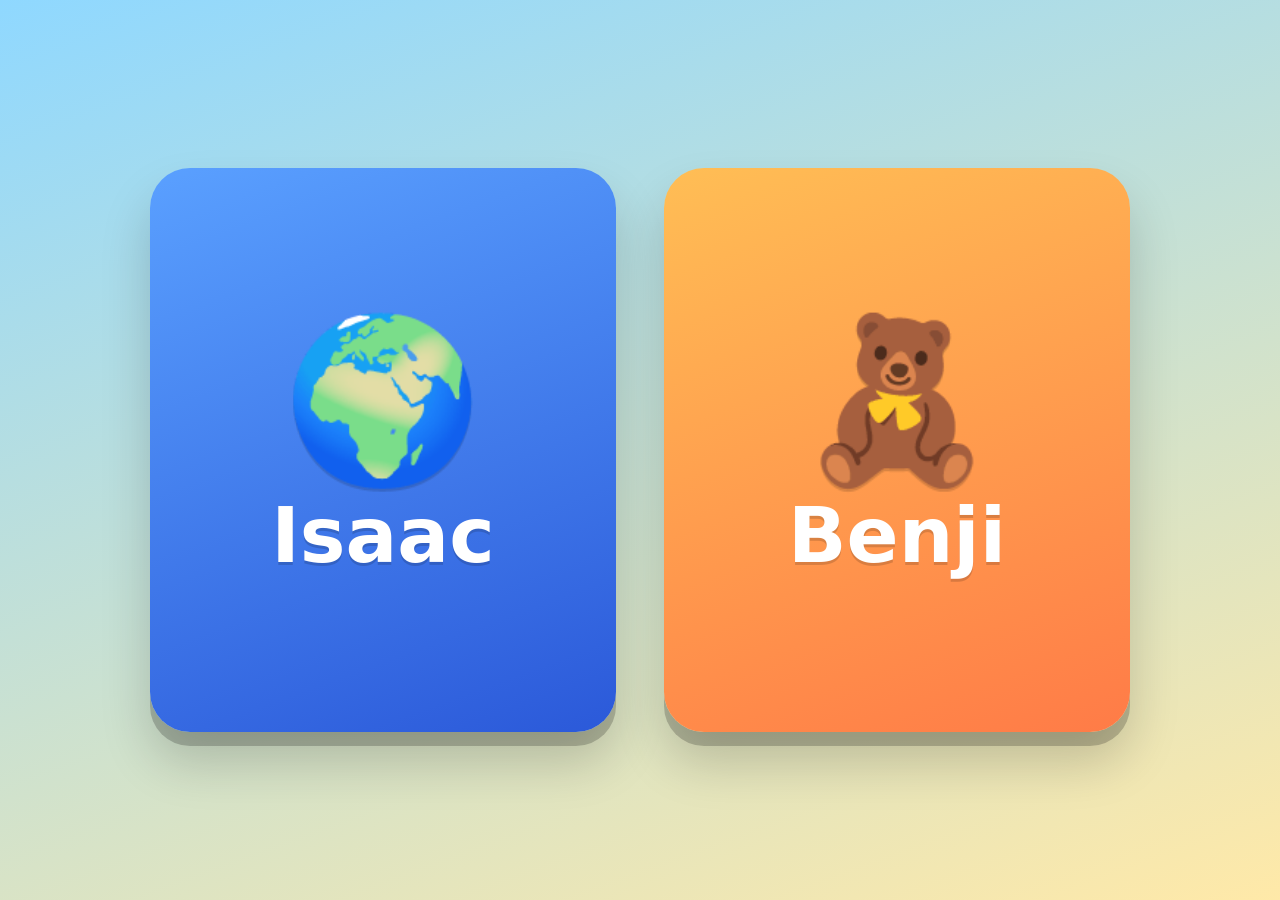
<file: index.html>
<!doctype html>
<html lang="en">
<head>
  <meta charset="utf-8">
  <meta name="viewport" content="width=device-width, initial-scale=1, maximum-scale=1, user-scalable=no, viewport-fit=cover">
  <title>Isaac &amp; Benji</title>
  <meta name="theme-color" content="#7fd1ff">
  <meta name="apple-mobile-web-app-capable" content="yes">
  <meta name="mobile-web-app-capable" content="yes">
  <meta name="apple-mobile-web-app-status-bar-style" content="black-translucent">
  <meta name="apple-mobile-web-app-title" content="Isaac & Benji">
  <link rel="manifest" href="manifest.webmanifest">
  <link rel="icon" type="image/png" href="icons/icon-192.png">
  <link rel="apple-touch-icon" href="icons/apple-touch-icon.png">
  <link rel="stylesheet" href="css/style.css">
  <script src="vendor/topojson-client.min.js" defer></script>
  <script type="module" src="js/app.js"></script>
</head>
<body>
  <main id="app">

    <!-- Who is playing? -->
    <section id="view-home" class="view home" aria-label="Who is playing?">
      <div class="picker">
        <a class="kid-card isaac" href="#/isaac"><span class="avatar" aria-hidden="true">🌍</span><span class="kid-name">Isaac</span></a>
        <a class="kid-card benji" href="#/benji"><span class="avatar" aria-hidden="true">🧸</span><span class="kid-name">Benji</span></a>
      </div>
    </section>

    <!-- Isaac's games -->
    <section id="view-isaac" class="view menu isaac-bg" hidden aria-label="Isaac's games">
      <a class="round-btn back" href="#/" aria-label="Back">←</a>
      <div class="tiles">
        <a class="game-tile" href="#/isaac/map"><span class="emoji" aria-hidden="true">🗺️</span><span>World Map</span></a>
        <a class="game-tile insects-tile" href="#/isaac/insects"><span class="emoji" aria-hidden="true">🐞</span><span>Insects</span></a>
        <a class="game-tile space-tile" href="#/isaac/space"><span class="emoji" aria-hidden="true">🪐</span><span>Space</span></a>
        <a class="game-tile stars-tile" href="#/isaac/stars"><span class="emoji" aria-hidden="true">⭐</span><span>Stars</span></a>
        <a class="game-tile storm-tile" href="#/isaac/storms"><span class="emoji" aria-hidden="true">🌪️</span><span>Storms</span></a>
        <a class="game-tile tsunami-tile" href="#/isaac/tsunami"><span class="emoji" aria-hidden="true">🌊</span><span>Tsunamis</span></a>
        <a class="game-tile iqon-tile" href="#/isaac/iqon"><span class="emoji" aria-hidden="true">🏙️</span><span>IQON</span></a>
        <a class="game-tile jet-tile" href="#/isaac/jet"><span class="emoji" aria-hidden="true">✈️</span><span>Jet</span></a>
        <a class="game-tile body-tile" href="#/isaac/body"><span class="emoji" aria-hidden="true">🫀</span><span>Body</span></a>
      </div>
    </section>


    <!-- Insects: pick one -->
    <section id="view-insects" class="view insects-list" hidden aria-label="Insects">
      <a class="round-btn back" href="#/isaac" aria-label="Back">←</a>
      <div class="insect-cards" id="insect-cards"></div>
    </section>

    <!-- Insects: explore one in 3D -->
    <section id="view-insect" class="view insect-view" hidden aria-label="Insect in 3D">
      <canvas id="insect-canvas" aria-label="3D insect"></canvas>
      <a class="round-btn back" href="#/isaac/insects" aria-label="All insects">←</a>
      <div class="insect-title"><b id="insect-name"></b><i id="insect-sci"></i></div>
      <div class="insect-tools">
        <div class="lang" role="group" aria-label="Language">
          <button type="button" data-lang="en" class="on">EN</button>
          <button type="button" data-lang="es">ES</button>
        </div>
        <button class="round-btn small" id="btn-explode" type="button" aria-label="Explode"><svg viewBox="0 0 32 32" aria-hidden="true"><path d="M16 4v6M16 22v6M4 16h6M22 16h6M7.5 7.5l4.2 4.2M20.3 20.3l4.2 4.2M24.5 7.5l-4.2 4.2M11.7 20.3l-4.2 4.2" stroke="currentColor" stroke-width="3" stroke-linecap="round"/></svg></button>
        <button class="round-btn small" id="btn-ireset" type="button" aria-label="Reset"><svg viewBox="0 0 32 32" aria-hidden="true"><path d="M7 16a9 9 0 1 0 3-6.7M7 5v6h6" stroke="currentColor" stroke-width="3" fill="none" stroke-linecap="round" stroke-linejoin="round"/></svg></button>
        <button class="mode-btn" id="btn-walk" type="button" aria-label="Walk"><svg viewBox="0 0 32 32" aria-hidden="true"><ellipse cx="11" cy="21" rx="4.6" ry="7" fill="currentColor" transform="rotate(-12 11 21)"/><ellipse cx="22" cy="11" rx="4.6" ry="7" fill="currentColor" transform="rotate(12 22 11)"/></svg><span id="lbl-walk">Walk</span></button>
        <button class="mode-btn" id="btn-fly" type="button" aria-label="Fly"><svg viewBox="0 0 32 32" aria-hidden="true"><path d="M3 21C6 9 18 4 29 6c-4 3-5 6-8 8 2 0 4 1 5 3-5 4-14 6-23 4z" fill="currentColor"/></svg><span id="lbl-fly">Fly</span></button>
      </div>

      <div class="insect-card" id="insect-card" aria-live="polite">
        <div class="ic-text"><h3 id="ic-name"></h3><p id="ic-desc"></p></div>
        <div class="ic-actions">
          <button type="button" class="ic-btn" id="ic-speak"><svg viewBox="0 0 32 32" aria-hidden="true"><path d="M3 12h5.5L16 5.5v21L8.5 20H3z" fill="currentColor" stroke="currentColor" stroke-width="1.5" stroke-linejoin="round"/><path d="M21 11.5a6.5 6.5 0 0 1 0 9M25 7.5a12 12 0 0 1 0 17" stroke="currentColor" stroke-width="2.8" fill="none" stroke-linecap="round"/></svg><span id="ic-speak-l">Say it</span></button>
          <button type="button" class="ic-btn" id="ic-only"><svg viewBox="0 0 32 32" aria-hidden="true"><path d="M2 16s5-9 14-9 14 9 14 9-5 9-14 9S2 16 2 16z" fill="none" stroke="currentColor" stroke-width="2.8" stroke-linejoin="round"/><circle cx="16" cy="16" r="4.2" fill="currentColor"/></svg><span id="ic-only-l">Only this</span></button>
          <button type="button" class="ic-btn remove" id="ic-remove"><svg viewBox="0 0 32 32" aria-hidden="true"><circle cx="16" cy="16" r="12.5" fill="none" stroke="currentColor" stroke-width="2.8"/><path d="M10 16h12" stroke="currentColor" stroke-width="3.4" stroke-linecap="round"/></svg><span id="ic-remove-l">Remove</span></button>
        </div>
      </div>
      <div class="chips" id="insect-chips" role="group" aria-label="Parts"></div>
      <div class="loading" id="insect-loading"><div class="spinner" aria-hidden="true">🐞</div><p>Loading…</p></div>
    </section>


    <!-- Solar system -->
    <section id="view-space" class="view space-view" hidden aria-label="Solar system">
      <canvas id="space-canvas" aria-label="3D solar system"></canvas>
      <a class="round-btn back" href="#/isaac" aria-label="Back">←</a>
      <div class="insect-title"><b id="space-title">Solar System</b></div>
      <div class="insect-tools">
        <div class="lang" role="group" aria-label="Language">
          <button type="button" data-lang="en" class="on">EN</button>
          <button type="button" data-lang="es">ES</button>
        </div>
        <button class="round-btn small" id="btn-pause" type="button" aria-label="Pause the planets"><svg viewBox="0 0 32 32" aria-hidden="true"><rect x="8" y="6" width="6" height="20" rx="2" fill="currentColor"/><rect x="18" y="6" width="6" height="20" rx="2" fill="currentColor"/></svg></button>
        <button class="round-btn small" id="btn-sreset" type="button" aria-label="See the whole solar system"><svg viewBox="0 0 32 32" aria-hidden="true"><path d="M7 16a9 9 0 1 0 3-6.7M7 5v6h6" stroke="currentColor" stroke-width="3" fill="none" stroke-linecap="round" stroke-linejoin="round"/></svg></button>
      </div>
      <div class="insect-card" id="space-card" aria-live="polite">
        <div class="ic-text"><h3 id="sc-name"></h3><p id="sc-fact"></p><p class="sc-stat" id="sc-stat"></p><div class="moon-row" id="sc-moons"></div></div>
        <div class="ic-actions">
          <button type="button" class="ic-btn wake" id="sc-wake"><svg viewBox="0 0 32 32" aria-hidden="true"><path d="M2.5 16C6 9.5 11 6.5 16 6.5S26 9.5 29.5 16C26 22.5 21 25.5 16 25.5S6 22.5 2.5 16z" fill="none" stroke="currentColor" stroke-width="2.6" stroke-linejoin="round"/><circle cx="16" cy="16" r="4.6" fill="currentColor"/></svg><span id="sc-wake-l">Wake up</span></button>
          <button type="button" class="ic-btn" id="sc-speak"><svg viewBox="0 0 32 32" aria-hidden="true"><path d="M3 12h5.5L16 5.5v21L8.5 20H3z" fill="currentColor" stroke="currentColor" stroke-width="1.5" stroke-linejoin="round"/><path d="M21 11.5a6.5 6.5 0 0 1 0 9M25 7.5a12 12 0 0 1 0 17" stroke="currentColor" stroke-width="2.8" fill="none" stroke-linecap="round"/></svg><span id="sc-speak-l">Say it</span></button>
          <button type="button" class="ic-btn remove" id="sc-close"><svg viewBox="0 0 32 32" aria-hidden="true"><path d="M8 8l16 16M24 8L8 24" stroke="currentColor" stroke-width="3.6" stroke-linecap="round"/></svg><span id="sc-close-l">Close</span></button>
        </div>
      </div>
      <div class="chips" id="space-chips" role="group" aria-label="Planets"></div>
      <div class="loading" id="space-loading"><div class="spinner" aria-hidden="true">🪐</div><div class="bar"><i id="space-bar"></i></div><p>Waking up the planets…</p></div>
    </section>

    <!-- Stars: 20 real stars of the Milky Way, from the Sun to the biggest -->
    <section id="view-stars" class="view stars-view" hidden aria-label="Stars">
      <canvas id="stars-canvas" aria-label="3D stars"></canvas>
      <canvas id="stars-fx" class="stars-fx" aria-hidden="true"></canvas>
      <div class="star-tags" id="stars-tags" aria-hidden="true"></div>
      <a class="round-btn back" href="#/isaac" aria-label="Back">←</a>
      <div class="insect-title"><b id="stars-title">Stars</b><i id="stars-sub">Our Milky Way galaxy</i></div>
      <div class="insect-tools">
        <div class="lang" role="group" aria-label="Language">
          <button type="button" data-lang="en" class="on">EN</button>
          <button type="button" data-lang="es">ES</button>
        </div>
        <button class="mode-btn" id="btn-tour" type="button" aria-label="Fly through the stars"><svg viewBox="0 0 32 32" aria-hidden="true"><path d="M9 5l17 11L9 27z" fill="currentColor"/></svg><span id="btn-tour-l">Fly!</span></button>
        <button class="mode-btn" id="btn-real" type="button" aria-label="Real size"><svg viewBox="0 0 32 32" aria-hidden="true"><path d="M4 22h24M4 22v-6M10 22v-3M16 22v-6M22 22v-3M28 22v-6" stroke="currentColor" stroke-width="2.8" fill="none" stroke-linecap="round"/><circle cx="16" cy="9" r="3.4" fill="currentColor"/></svg><span id="btn-real-l">Real size!</span></button>
        <button class="round-btn small" id="btn-sov" type="button" aria-label="See all the stars"><svg viewBox="0 0 32 32" aria-hidden="true"><path d="M16 16c0-2 3-2 3 0s-4 4-7 2-3-8 2-11 12 0 12 8" stroke="currentColor" stroke-width="2.6" fill="none" stroke-linecap="round"/></svg></button>
        <button class="round-btn small" id="btn-learn" type="button" aria-label="Learn about stars"><svg viewBox="0 0 32 32" aria-hidden="true"><path d="M16 3l3.2 8.2 8.8.6-6.8 5.6 2.2 8.6L16 21.4 8.6 26l2.2-8.6L4 11.8l8.8-.6z" fill="currentColor"/></svg></button>
      </div>
      <button type="button" class="star-nav left" id="st-left" aria-label="Previous star" hidden><svg viewBox="0 0 32 32" aria-hidden="true"><path d="M20 5L9 16l11 11" stroke="currentColor" stroke-width="4.5" fill="none" stroke-linecap="round" stroke-linejoin="round"/></svg></button>
      <button type="button" class="star-nav right" id="st-right" aria-label="Next star" hidden><svg viewBox="0 0 32 32" aria-hidden="true"><path d="M12 5l11 11-11 11" stroke="currentColor" stroke-width="4.5" fill="none" stroke-linecap="round" stroke-linejoin="round"/></svg></button>
      <button type="button" class="star-group" id="stars-group" hidden><b></b><span></span> ✕</button>
      <div class="star-toast" id="stars-toast" role="status"></div>

      <div class="insect-card star-card" id="stars-card" aria-live="polite">
        <div class="ic-text"><h3 id="stc-name"></h3><div class="star-badge" id="stc-badge"></div><p class="kidtext" id="stc-kid"></p><div class="star-stats" id="stc-stats"></div><p class="star-fam" id="stc-fam"></p><div class="adult-box"><p id="stc-adult"></p></div></div>
        <div class="ic-actions">
          <button type="button" class="ic-btn" id="stc-prev" aria-label="Previous star"><svg viewBox="0 0 32 32" aria-hidden="true"><path d="M20 6L10 16l10 10" stroke="currentColor" stroke-width="4" fill="none" stroke-linecap="round" stroke-linejoin="round"/></svg></button>
          <button type="button" class="ic-btn" id="stc-next" aria-label="Next star"><svg viewBox="0 0 32 32" aria-hidden="true"><path d="M12 6l10 10-10 10" stroke="currentColor" stroke-width="4" fill="none" stroke-linecap="round" stroke-linejoin="round"/></svg></button>
          <button type="button" class="ic-btn" id="stc-say" aria-label="Listen"><svg viewBox="0 0 32 32" aria-hidden="true"><path d="M3 12h5.5L16 5.5v21L8.5 20H3z" fill="currentColor" stroke="currentColor" stroke-width="1.5" stroke-linejoin="round"/><path d="M21 11.5a6.5 6.5 0 0 1 0 9M25 7.5a12 12 0 0 1 0 17" stroke="currentColor" stroke-width="2.8" fill="none" stroke-linecap="round"/></svg></button>
          <button type="button" class="ic-btn info" id="stc-info" aria-label="Facts for grown-ups"><svg viewBox="0 0 32 32" aria-hidden="true"><circle cx="16" cy="16" r="12.5" fill="none" stroke="currentColor" stroke-width="2.8"/><path d="M16 14v8" stroke="currentColor" stroke-width="3.2" stroke-linecap="round"/><circle cx="16" cy="9.6" r="1.9" fill="currentColor"/></svg></button>
          <button type="button" class="ic-btn remove" id="stc-close" aria-label="Close"><svg viewBox="0 0 32 32" aria-hidden="true"><path d="M8 8l16 16M24 8L8 24" stroke="currentColor" stroke-width="3.6" stroke-linecap="round"/></svg></button>
        </div>
      </div>
      <div class="chips" id="stars-chips" role="group" aria-label="Stars"></div>

      <div class="st-learn" id="st-learn" hidden>
        <div class="st-learn-card">
          <button type="button" class="round-btn small st-learn-x" id="stl-close" aria-label="Close">✕</button>
          <div class="stl-art" id="stl-em"></div>
          <h3 id="stl-title"></h3>
          <p class="kidtext" id="stl-kid"></p>
          <div class="adult-box"><p id="stl-adult"></p></div>
          <div class="stl-groups" id="stl-groups" hidden></div>
          <div class="stl-dots" id="stl-dots"></div>
          <div class="stl-nav">
            <button type="button" class="ic-btn" id="stl-prev" aria-label="Back"><svg viewBox="0 0 32 32" aria-hidden="true"><path d="M20 6L10 16l10 10" stroke="currentColor" stroke-width="4" fill="none" stroke-linecap="round" stroke-linejoin="round"/></svg></button>
            <button type="button" class="ic-btn" id="stl-say" aria-label="Listen"><svg viewBox="0 0 32 32" aria-hidden="true"><path d="M3 12h5.5L16 5.5v21L8.5 20H3z" fill="currentColor" stroke="currentColor" stroke-width="1.5" stroke-linejoin="round"/><path d="M21 11.5a6.5 6.5 0 0 1 0 9M25 7.5a12 12 0 0 1 0 17" stroke="currentColor" stroke-width="2.8" fill="none" stroke-linecap="round"/></svg></button>
            <button type="button" class="ic-btn info" id="stl-info" aria-label="Facts for grown-ups"><svg viewBox="0 0 32 32" aria-hidden="true"><circle cx="16" cy="16" r="12.5" fill="none" stroke="currentColor" stroke-width="2.8"/><path d="M16 14v8" stroke="currentColor" stroke-width="3.2" stroke-linecap="round"/><circle cx="16" cy="9.6" r="1.9" fill="currentColor"/></svg></button>
            <button type="button" class="ic-btn" id="stl-next" aria-label="Next"><svg viewBox="0 0 32 32" aria-hidden="true"><path d="M12 6l10 10-10 10" stroke="currentColor" stroke-width="4" fill="none" stroke-linecap="round" stroke-linejoin="round"/></svg></button>
          </div>
        </div>
      </div>
      <div class="loading" id="stars-loading"><div class="spinner" aria-hidden="true">⭐</div><div class="bar"><i></i></div><p>Lighting up the stars…</p></div>
    </section>

    <!-- The human body: put organs in and take them out (flat or 3D) -->
    <section id="view-body" class="view body-view" hidden aria-label="The human body">
      <a class="round-btn back" href="#/isaac" aria-label="Back">←</a>
      <div class="insect-tools">
        <div class="lang" role="group" aria-label="Language">
          <button type="button" data-lang="en" class="on">EN</button>
          <button type="button" data-lang="es">ES</button>
        </div>
        <button class="round-btn small on" id="btn-bsound" type="button" aria-label="Sound"><svg viewBox="0 0 32 32" aria-hidden="true"><path d="M3 12h5.5L16 5.5v21L8.5 20H3z" fill="currentColor" stroke="currentColor" stroke-width="1.5" stroke-linejoin="round"/><path d="M21 11.5a6.5 6.5 0 0 1 0 9M25 7.5a12 12 0 0 1 0 17" stroke="currentColor" stroke-width="2.8" fill="none" stroke-linecap="round"/></svg></button>
        <button class="round-btn small on" id="btn-bskin" type="button" aria-label="Show or hide the skin"><svg viewBox="0 0 32 32" aria-hidden="true"><circle cx="16" cy="6.5" r="4" fill="none" stroke="currentColor" stroke-width="2.6"/><path d="M9 28V16a3 3 0 0 1 3-3h8a3 3 0 0 1 3 3v12M9 16l-3 6M23 16l3 6M16 14v14" stroke="currentColor" stroke-width="2.6" fill="none" stroke-linecap="round" stroke-linejoin="round"/></svg></button>
        <button class="round-btn small" id="btn-bclear" type="button" aria-label="Take everything out"><svg viewBox="0 0 32 32" aria-hidden="true"><path d="M6 16a10 10 0 1 0 3.2-7.3M6 5v6h6" stroke="currentColor" stroke-width="3" fill="none" stroke-linecap="round" stroke-linejoin="round"/></svg></button>
      </div>
      <div class="body-layout">
        <div class="body-stage" id="body-stage">
          <canvas id="body-canvas" aria-label="3D human body"></canvas>
          <div class="body-hearts" id="body-fx" aria-hidden="true"></div>
        </div>
        <div class="body-tray" id="body-tray" role="group" aria-label="Organs"></div>
      </div>
      <div class="insect-card body-card" id="body-card" aria-live="polite">
        <div class="ic-text"><h3 id="bc-name"></h3><p class="kidtext" id="bc-job"></p><div class="adult-box"><p id="bc-adult"></p></div></div>
        <div class="ic-actions">
          <button type="button" class="ic-btn info" id="bc-info" aria-label="Facts for grown-ups"><svg viewBox="0 0 32 32" aria-hidden="true"><circle cx="16" cy="16" r="12.5" fill="none" stroke="currentColor" stroke-width="2.8"/><path d="M16 14v8" stroke="currentColor" stroke-width="3.2" stroke-linecap="round"/><circle cx="16" cy="9.6" r="1.9" fill="currentColor"/></svg></button>
          <button type="button" class="ic-btn" id="bc-say" aria-label="Listen"><svg viewBox="0 0 32 32" aria-hidden="true"><path d="M3 12h5.5L16 5.5v21L8.5 20H3z" fill="currentColor" stroke="currentColor" stroke-width="1.5" stroke-linejoin="round"/><path d="M21 11.5a6.5 6.5 0 0 1 0 9M25 7.5a12 12 0 0 1 0 17" stroke="currentColor" stroke-width="2.8" fill="none" stroke-linecap="round"/></svg></button>
          <button type="button" class="ic-btn remove" id="bc-out" aria-label="Take it out"><svg viewBox="0 0 32 32" aria-hidden="true"><path d="M16 26V8M8 15l8-8 8 8" stroke="currentColor" stroke-width="3.6" fill="none" stroke-linecap="round" stroke-linejoin="round"/></svg></button>
        </div>
      </div>
      <div class="loading" id="body-loading" hidden><div class="spinner" aria-hidden="true">🫀</div><p>Getting the body ready…</p></div>
    </section>


    <!-- IQON: the tower in Quito and a disaster lab -->
    <section id="view-iqon" class="view iqon-view" hidden aria-label="IQON tower">
      <canvas id="iqon-canvas" aria-label="3D IQON tower"></canvas>
      <a class="round-btn back" href="#/isaac" aria-label="Back">←</a>
      <div class="insect-title"><b>IQON · Quito</b></div>
      <div class="insect-tools iqon-tools"><button type="button" id="iqon-spin" class="pill on">Spin</button><button type="button" id="iqon-night" class="pill">Night</button></div>
      <div class="iqon-ctl" id="iqon-ctl" hidden>
        <div data-for="quake" hidden><label>Magnitude <output></output><input type="range" min="5" max="9" step="0.5" value="7" data-set="magnitude"></label></div>
        <div data-for="storm" hidden><label>Wind <output></output><input type="range" min="0" max="3" step="1" value="1" data-set="wind"></label><button type="button" class="opt toggle on" data-set="lightning">⚡ Lightning</button></div>
        <div data-for="tornado" hidden><label>Size <output></output><input type="range" min="1" max="5" step="1" value="3" data-set="size"></label><i>Tap the ground to steer it</i></div>
        <div data-for="tsunami" hidden><label>Height <output></output><input type="range" min="5" max="40" step="1" value="16" data-set="height"></label><span class="opts" data-set="from"><button type="button" class="opt on" data-val="park">From the park</button><button type="button" class="opt" data-val="city">From the city</button><button type="button" class="opt" data-val="left">From the left</button><button type="button" class="opt" data-val="right">From the right</button></span></div>
        <div data-for="bomb" hidden><label>Power <output></output><input type="range" min="1" max="3" step="1" value="2" data-set="power"></label><i>Tap the tower to place it</i></div>
        <div data-for="missile" hidden><label>Power <output></output><input type="range" min="1" max="3" step="1" value="2" data-set="mpower"></label><span class="opts" data-set="count"><button type="button" class="opt on" data-val="1">1</button><button type="button" class="opt" data-val="3">3</button><button type="button" class="opt" data-val="5">5</button></span><i>Tap the tower to aim</i></div>
        <div data-for="implode" hidden><span class="opts" data-set="fall"><button type="button" class="opt on" data-val="down">Straight down</button><button type="button" class="opt" data-val="left">Topple left</button><button type="button" class="opt" data-val="right">Topple right</button><button type="button" class="opt" data-val="front">Topple forward</button><button type="button" class="opt" data-val="back">Topple back</button></span></div>
      </div>
      <div class="iqon-bar">
        <button type="button" data-fx="quake"><span>🌍</span>Earthquake</button><button type="button" data-fx="storm"><span>⛈️</span>Storm</button><button type="button" data-fx="tornado"><span>🌪️</span>Tornado</button><button type="button" data-fx="tsunami"><span>🌊</span>Tsunami</button><button type="button" data-fx="bomb"><span>💣</span>Bomb</button><button type="button" data-fx="missile"><span>🚀</span>Missile</button><button type="button" data-fx="implode"><span>💥</span>Implosion</button><button type="button" data-fx="rebuild" class="fix"><span>🔧</span>Rebuild</button>
      </div>
    </section>

    <!-- Balsa Jet: a profile jet to cut from balsa sheets -->
    <section id="view-jet" class="view jet-view" hidden aria-label="Balsa jet">
      <canvas id="jet-canvas" aria-label="3D balsa jet"></canvas>
      <a class="round-btn back" href="#/isaac" aria-label="Back">←</a>
      <div class="insect-title"><b id="jet-title">Balsa F-16</b></div>
      <div class="insect-tools jet-tools">
        <div class="lang" role="group" aria-label="Language">
          <button type="button" data-lang="en" class="on">EN</button>
          <button type="button" data-lang="es">ES</button>
        </div>
        <div class="seg" role="group" aria-label="View"><button type="button" data-mode="jet" class="on">Jet</button><button type="button" data-mode="frame">Frame</button><button type="button" data-mode="sheets">Sheets</button></div>
        <button class="round-btn small" id="btn-jfly" type="button" aria-label="Fly"><svg viewBox="0 0 32 32" aria-hidden="true"><path d="M3 18l10-2 6-10h3l-3 10h8l2 2-2 2h-8l3 10h-3l-6-10-10-2z" fill="currentColor"/></svg><i id="lbl-jfly">Fly</i></button>
      </div>
      <div class="insect-card" id="jet-card" aria-live="polite">
        <div class="ic-text"><h3 id="jet-name"></h3><p class="kidtext" id="jet-kid"></p><div class="adult-box"><p id="jet-adult"></p></div></div>
        <div class="ic-actions">
          <button type="button" class="ic-btn info" id="jet-info" aria-label="Facts for grown-ups"><svg viewBox="0 0 32 32" aria-hidden="true"><circle cx="16" cy="16" r="12.5" fill="none" stroke="currentColor" stroke-width="2.8"/><path d="M16 14v8" stroke="currentColor" stroke-width="3.2" stroke-linecap="round"/><circle cx="16" cy="9.6" r="1.9" fill="currentColor"/></svg></button>
          <button type="button" class="ic-btn remove" id="jet-close" aria-label="Close"><svg viewBox="0 0 32 32" aria-hidden="true"><path d="M8 20l8-8 8 8" stroke="currentColor" stroke-width="3.6" fill="none" stroke-linecap="round" stroke-linejoin="round"/></svg></button>
        </div>
      </div>
      <div class="chips" id="jet-chips" role="group" aria-label="Pieces"></div>
    </section>

    <!-- Tsunamis -->
    <section id="view-tsunami" class="view tsunami-view" hidden aria-label="Tsunamis">
      <canvas id="tsu-canvas" aria-label="3D coast with a tsunami"></canvas>
      <a class="round-btn back" href="#/isaac" aria-label="Back">←</a>
      <div class="insect-title"><b id="tsu-title">Tsunamis</b></div>
      <div class="insect-tools">
        <div class="lang" role="group" aria-label="Language">
          <button type="button" data-lang="en" class="on">EN</button>
          <button type="button" data-lang="es">ES</button>
        </div>
        <button class="round-btn small on" id="btn-tsound" type="button" aria-label="Sound"><svg viewBox="0 0 32 32" aria-hidden="true"><path d="M3 12h5.5L16 5.5v21L8.5 20H3z" fill="currentColor" stroke="currentColor" stroke-width="1.5" stroke-linejoin="round"/><path d="M21 11.5a6.5 6.5 0 0 1 0 9M25 7.5a12 12 0 0 1 0 17" stroke="currentColor" stroke-width="2.8" fill="none" stroke-linecap="round"/></svg></button>
        <button class="round-btn small" id="btn-tspeed" type="button" aria-label="Speed" data-s="AUTO"><svg viewBox="0 0 32 32" aria-hidden="true"><path d="M9 4h14M9 28h14M10 4c0 7 6 8 6 12s-6 5-6 12M22 4c0 7-6 8-6 12s6 5 6 12" stroke="currentColor" stroke-width="2.6" fill="none" stroke-linecap="round"/></svg></button>
        <button class="round-btn small on" id="btn-talarm" type="button" aria-label="Warning siren"><svg viewBox="0 0 32 32" aria-hidden="true"><path d="M16 4c-5 0-8 4-8 9v6l-3 4h22l-3-4v-6c0-5-3-9-8-9zM13 26a3 3 0 0 0 6 0" stroke="currentColor" stroke-width="2.6" fill="none" stroke-linecap="round" stroke-linejoin="round"/></svg></button>
        <button class="round-btn small on" id="btn-tfollow" type="button" aria-label="Follow the wave"><svg viewBox="0 0 32 32" aria-hidden="true"><circle cx="16" cy="16" r="7" fill="none" stroke="currentColor" stroke-width="2.8"/><path d="M16 3v6M16 23v6M3 16h6M23 16h6" stroke="currentColor" stroke-width="2.8" stroke-linecap="round"/></svg></button>
        <button class="round-btn small" id="btn-treset" type="button" aria-label="Start again"><svg viewBox="0 0 32 32" aria-hidden="true"><path d="M4 16L16 5l12 11M8 14v13h16V14M13 27v-8h6v8" stroke="currentColor" stroke-width="2.6" fill="none" stroke-linejoin="round" stroke-linecap="round"/></svg></button>
      </div>
      <div class="storm-hud tsu-hud" id="tsu-hud" aria-live="off"></div>
      <div class="insect-card" id="tsu-card" aria-live="polite">
        <div class="ic-text"><h3 id="tsu-name"></h3><div class="meter" id="tsu-meter" aria-hidden="true"></div><p class="kidtext" id="tsu-kid"></p><div class="adult-box"><p id="tsu-adult"></p></div></div>
        <div class="ic-actions">
          <button type="button" class="ic-btn info" id="tsu-info" aria-label="Facts for grown-ups"><svg viewBox="0 0 32 32" aria-hidden="true"><circle cx="16" cy="16" r="12.5" fill="none" stroke="currentColor" stroke-width="2.8"/><path d="M16 14v8" stroke="currentColor" stroke-width="3.2" stroke-linecap="round"/><circle cx="16" cy="9.6" r="1.9" fill="currentColor"/></svg></button>
          <button type="button" class="ic-btn remove" id="tsu-close" aria-label="Close"><svg viewBox="0 0 32 32" aria-hidden="true"><path d="M8 20l8-8 8 8" stroke="currentColor" stroke-width="3.6" fill="none" stroke-linecap="round" stroke-linejoin="round"/></svg></button>
        </div>
      </div>
      <div class="storm-hint" id="tsu-hint" aria-hidden="true"></div>
      <div class="tsu-banner" id="tsu-banner" aria-hidden="true"></div><div class="tsu-vignette" aria-hidden="true"></div>
      <div class="storm-bar"><div class="chips" id="tsu-chips" role="group" aria-label="Earthquake size"></div></div>
      <div class="loading" id="tsu-loading" hidden><div class="spinner" aria-hidden="true">🌊</div><p>Filling the ocean…</p></div>
    </section>

    <!-- Tornadoes & storms -->
    <section id="view-storm" class="view storm-view" hidden aria-label="Tornadoes and storms">
      <canvas id="storm-canvas" aria-label="3D neighborhood with a storm"></canvas>
      <a class="round-btn back" href="#/isaac" aria-label="Back">←</a>
      <div class="insect-title"><b id="storm-title">Tornadoes &amp; Storms</b></div>
      <div class="insect-tools">
        <div class="lang" role="group" aria-label="Language">
          <button type="button" data-lang="en" class="on">EN</button>
          <button type="button" data-lang="es">ES</button>
        </div>
        <button class="round-btn small" id="btn-sound" type="button" aria-label="Sound"><svg viewBox="0 0 32 32" aria-hidden="true"><path d="M3 12h5.5L16 5.5v21L8.5 20H3z" fill="currentColor" stroke="currentColor" stroke-width="1.5" stroke-linejoin="round"/><path d="M21 11.5a6.5 6.5 0 0 1 0 9M25 7.5a12 12 0 0 1 0 17" stroke="currentColor" stroke-width="2.8" fill="none" stroke-linecap="round"/></svg></button>
        <button class="round-btn small" id="btn-slow" type="button" aria-label="Slow motion"><svg viewBox="0 0 32 32" aria-hidden="true"><path d="M9 4h14M9 28h14M10 4c0 7 6 8 6 12s-6 5-6 12M22 4c0 7-6 8-6 12s6 5 6 12" stroke="currentColor" stroke-width="2.6" fill="none" stroke-linecap="round"/></svg></button>
        <button class="round-btn small" id="btn-follow" type="button" aria-label="Follow the storm"><svg viewBox="0 0 32 32" aria-hidden="true"><circle cx="16" cy="16" r="7" fill="none" stroke="currentColor" stroke-width="2.8"/><path d="M16 3v6M16 23v6M3 16h6M23 16h6" stroke="currentColor" stroke-width="2.8" stroke-linecap="round"/></svg></button>
        <button class="round-btn small" id="btn-srebuild" type="button" aria-label="Rebuild the neighborhood"><svg viewBox="0 0 32 32" aria-hidden="true"><path d="M4 16L16 5l12 11M8 14v13h16V14M13 27v-8h6v8" stroke="currentColor" stroke-width="2.6" fill="none" stroke-linejoin="round" stroke-linecap="round"/></svg></button>
      </div>
      <div class="storm-hud" id="storm-hud" aria-live="off"></div>
        <div class="type-col" id="storm-type" role="group" aria-label="Type">
        <button type="button" class="round-btn small on" data-mode="tornado" aria-label="Tornado"><svg viewBox="0 0 32 32" aria-hidden="true"><path d="M4 6h24M7 11h18M10 16h12M13 21h6M15.5 26h1.5" stroke="currentColor" stroke-width="3" stroke-linecap="round" fill="none"/></svg></button>
        <button type="button" class="round-btn small" data-mode="storm" aria-label="Storm"><svg viewBox="0 0 32 32" aria-hidden="true"><path d="M9 20a5 5 0 0 1 1-9.9A7 7 0 0 1 23 11a4.5 4.5 0 0 1 0 9z" stroke="currentColor" stroke-width="2.4" fill="none" stroke-linejoin="round"/><path d="M17.5 14l-3 5h4l-3 6" stroke="currentColor" stroke-width="2.4" fill="none" stroke-linecap="round" stroke-linejoin="round"/></svg></button>
        <button type="button" class="round-btn small" data-mode="hurricane" aria-label="Hurricane"><svg viewBox="0 0 32 32" aria-hidden="true"><path d="M16 16.5a1.4 1.4 0 1 1 1.4-1.4M17.4 15.1a4 4 0 1 0-4 4M13.4 19.1a7 7 0 1 0 6.6-9.9M20 9.2a11 11 0 1 1-12 3" stroke="currentColor" stroke-width="2.4" fill="none" stroke-linecap="round"/></svg></button>
      </div>
      <div class="insect-card" id="storm-card" aria-live="polite">
        <div class="ic-text"><h3 id="stc-name"></h3><div class="meter" id="stc-meter" aria-hidden="true"></div><p class="kidtext" id="stc-kid"></p><div class="adult-box"><p class="sc-stat" id="stc-stat"></p><p id="stc-desc"></p><dl class="kind" id="stc-kind"></dl></div></div>
        <div class="ic-actions">
          <button type="button" class="ic-btn info" id="stc-info" aria-label="Facts for grown-ups"><svg viewBox="0 0 32 32" aria-hidden="true"><circle cx="16" cy="16" r="12.5" fill="none" stroke="currentColor" stroke-width="2.8"/><path d="M16 14v8" stroke="currentColor" stroke-width="3.2" stroke-linecap="round"/><circle cx="16" cy="9.6" r="1.9" fill="currentColor"/></svg></button>
          <button type="button" class="ic-btn" id="stc-speak"><svg viewBox="0 0 32 32" aria-hidden="true"><path d="M3 12h5.5L16 5.5v21L8.5 20H3z" fill="currentColor" stroke="currentColor" stroke-width="1.5" stroke-linejoin="round"/><path d="M21 11.5a6.5 6.5 0 0 1 0 9M25 7.5a12 12 0 0 1 0 17" stroke="currentColor" stroke-width="2.8" fill="none" stroke-linecap="round"/></svg><span id="stc-speak-l">Say it</span></button>
          <button type="button" class="ic-btn remove" id="stc-close"><svg viewBox="0 0 32 32" aria-hidden="true"><path d="M8 20l8-8 8 8" stroke="currentColor" stroke-width="3.6" fill="none" stroke-linecap="round" stroke-linejoin="round"/></svg></button>
        </div>
      </div>
      <div class="storm-hint" id="storm-hint" aria-hidden="true"></div>
      <div class="storm-bar">
        <div class="chips" id="storm-chips" role="group" aria-label="Levels"></div>
      </div>
      <div class="loading" id="storm-loading"><div class="spinner" aria-hidden="true">🌪️</div><p>Building the neighborhood…</p></div>
    </section>

    <!-- Benji: numbers with the frog -->
    <section id="view-numbers" class="view numbers-view" hidden aria-label="Numbers and animals">
      <div class="num-stage" id="num-stage">
        <div class="num-herd" id="num-herd"></div>
        <div class="num-bubble" id="num-bubble"><div class="nb"><b id="num-val">1</b></div></div>
        <svg class="num-hand" id="num-hand" viewBox="0 0 32 32" aria-hidden="true"><path d="M12 15V6a2.2 2.2 0 0 1 4.4 0v8l5.2 1.4c1.6.4 2.6 1.9 2.4 3.5L23 25c-.3 2-2 3.400-4 3.400h-4.200c-1.200 0-2.300-.600-3-1.600L6 20.600a2.200 2.200 0 0 1 3.500-2.600z" fill="#fff" stroke="#3a3a46" stroke-width="1.8" stroke-linejoin="round"/></svg>
      </div>
      <a class="round-btn back" href="#/benji" aria-label="Back">←</a>
      <div class="insect-tools">
        <div class="lang" role="group" aria-label="Language">
          <button type="button" data-lang="en" class="on">EN</button>
          <button type="button" data-lang="es">ES</button>
        </div>
        <button class="round-btn small on" id="btn-nsound" type="button" aria-label="Sound"><svg viewBox="0 0 32 32" aria-hidden="true"><path d="M3 12h5.5L16 5.5v21L8.5 20H3z" fill="currentColor" stroke="currentColor" stroke-width="1.5" stroke-linejoin="round"/><path d="M21 11.5a6.5 6.5 0 0 1 0 9M25 7.5a12 12 0 0 1 0 17" stroke="currentColor" stroke-width="2.8" fill="none" stroke-linecap="round"/></svg></button>
      </div>
      <div class="num-prog" id="num-prog" aria-hidden="true"></div>
    </section>

    <!-- Benji: feed the teddy (fruits) -->
    <section id="view-fruits" class="view fruits-view" hidden aria-label="Feed the teddy">
      <div class="fr-stage" id="fr-stage">
        <div class="fr-table" id="fr-table"></div>
        <div class="fr-teddy" id="fr-teddy"><div class="fr-tbody"><img src="images/fruits/teddy.png" alt="" draggable="false"><div class="fr-mouth"></div></div></div>
        <div class="fr-want" id="fr-want"><div class="fr-bubble"><img id="fr-want-img" alt="" draggable="false"></div><i class="t1"></i><i class="t2"></i></div>
        <div id="fr-items"></div>
        <div id="fr-hearts"></div>
        <svg class="num-hand" id="fr-hand" viewBox="0 0 32 32" aria-hidden="true"><path d="M12 15V6a2.2 2.2 0 0 1 4.4 0v8l5.2 1.4c1.6.4 2.6 1.9 2.4 3.5L23 25c-.3 2-2 3.400-4 3.400h-4.200c-1.200 0-2.300-.600-3-1.600L6 20.600a2.200 2.200 0 0 1 3.500-2.600z" fill="#fff" stroke="#3a3a46" stroke-width="1.8" stroke-linejoin="round"/></svg>
      </div>
      <a class="round-btn back" href="#/benji" aria-label="Back">←</a>
      <div class="insect-tools">
        <div class="lang" role="group" aria-label="Language">
          <button type="button" data-lang="en" class="on">EN</button>
          <button type="button" data-lang="es">ES</button>
        </div>
        <button class="round-btn small on" id="btn-fsound" type="button" aria-label="Sound"><svg viewBox="0 0 32 32" aria-hidden="true"><path d="M3 12h5.5L16 5.5v21L8.5 20H3z" fill="currentColor" stroke="currentColor" stroke-width="1.5" stroke-linejoin="round"/><path d="M21 11.5a6.5 6.5 0 0 1 0 9M25 7.5a12 12 0 0 1 0 17" stroke="currentColor" stroke-width="2.8" fill="none" stroke-linecap="round"/></svg></button>
      </div>
      <div class="fr-prog" id="fr-prog" aria-hidden="true"></div>
    </section>

    <!-- Benji: shape friends (matching rules that change) -->
    <section id="view-shapes" class="view shapes-view" hidden aria-label="Shapes">
      <div class="sh-stage" id="sh-stage">
        <button class="sh-rule shape" id="sh-rule" type="button" aria-label="What to do"><span class="ico"></span><b></b></button>
        <div class="sh-field homes" id="sh-field"></div>
        <div class="sh-tray" id="sh-tray"></div>
        <div id="sh-burst"></div>
        <div class="sh-pet" id="sh-pet"></div>
        <svg class="num-hand" id="sh-hand" viewBox="0 0 32 32" aria-hidden="true"><path d="M12 15V6a2.2 2.2 0 0 1 4.4 0v8l5.2 1.4c1.6.4 2.6 1.9 2.4 3.5L23 25c-.3 2-2 3.400-4 3.400h-4.200c-1.200 0-2.300-.600-3-1.600L6 20.600a2.200 2.200 0 0 1 3.500-2.600z" fill="#fff" stroke="#3a3a46" stroke-width="1.8" stroke-linejoin="round"/></svg>
      </div>
      <a class="round-btn back" href="#/benji" aria-label="Back">←</a>
      <div class="insect-tools">
        <div class="lang" role="group" aria-label="Language">
          <button type="button" data-lang="en" class="on">EN</button>
          <button type="button" data-lang="es">ES</button>
        </div>
        <button class="round-btn small" id="btn-shgear" type="button" aria-label="For grown-ups: hold to open"><svg viewBox="0 0 32 32" aria-hidden="true"><path d="M16 10.5a5.5 5.5 0 1 0 0 11 5.5 5.5 0 0 0 0-11zM13.5 3h5l.8 3.400 2.200.9 3-1.800 3.500 3.500-1.800 3 .9 2.200L30 15v5l-3.400.8-.9 2.200 1.800 3-3.500 3.500-3-1.800-2.200.9L18.500 30h-5l-.8-3.400-2.200-.9-3 1.800L4 24l1.800-3-.9-2.200L1.500 18v-5l3.400-.8.9-2.200L4 7l3.500-3.500 3 1.800 2.200-.9z" fill="none" stroke="currentColor" stroke-width="2" stroke-linejoin="round" transform="translate(0 -1) scale(.96)"/></svg><i class="hold-ring"></i></button>
        <button class="round-btn small on" id="btn-shsound" type="button" aria-label="Sound"><svg viewBox="0 0 32 32" aria-hidden="true"><path d="M3 12h5.5L16 5.5v21L8.5 20H3z" fill="currentColor" stroke="currentColor" stroke-width="1.5" stroke-linejoin="round"/><path d="M21 11.5a6.5 6.5 0 0 1 0 9M25 7.5a12 12 0 0 1 0 17" stroke="currentColor" stroke-width="2.8" fill="none" stroke-linecap="round"/></svg></button>
      </div>
      <div class="fr-prog sh-prog" id="sh-prog" aria-hidden="true"></div>
      <div class="sh-adult" id="sh-adult" hidden>
        <div class="sh-adult-card">
          <h3 id="sha-title">For grown-ups</h3>
          <p id="sha-help" class="sha-help"></p>
          <div class="sha-row"><b id="sha-l-games">Games</b><div class="sha-opts" id="sha-games"><button type="button" data-k="shape"></button><button type="button" data-k="color"></button><button type="button" data-k="pattern"></button></div></div>
          <div class="sha-row"><b id="sha-l-train">Train</b><div class="sha-opts" id="sha-train"><button type="button" data-v="same"></button><button type="button" data-v="easy"></button><button type="button" data-v="medium"></button><button type="button" data-v="full"></button></div></div>
          <div class="sha-row"><b id="sha-l-per">Rounds before the rule changes</b><div class="sha-opts" id="sha-per"><button type="button" data-v="2">2</button><button type="button" data-v="3">3</button><button type="button" data-v="4">4</button><button type="button" data-v="6">6</button></div></div>
          <div class="sha-row"><b id="sha-l-sh">Shapes to choose from</b><div class="sha-opts" id="sha-shapes"><button type="button" data-v="2">2</button><button type="button" data-v="3">3</button><button type="button" data-v="4">4</button></div></div>
          <div class="sha-row"><b id="sha-l-say">Say the name</b><div class="sha-opts" id="sha-say"><button type="button" data-v="1"></button><button type="button" data-v="0"></button></div></div>
          <div class="sha-row"><b id="sha-l-nsh">Shapes in the game</b><div class="sha-opts" id="sha-nshapes"><button type="button" data-v="3">3 ○□△</button><button type="button" data-v="4">4 +★</button><button type="button" data-v="5">5 +♥</button><button type="button" data-v="6">6 +◆</button><button type="button" data-v="8">8 +oval +rect</button></div></div>
          <div class="sha-row"><b id="sha-l-ncol">Colors in the game</b><div class="sha-opts" id="sha-ncolors"><button type="button" data-v="3">3</button><button type="button" data-v="4">4 +green</button><button type="button" data-v="5">5 +orange</button><button type="button" data-v="6">6 +purple</button><button type="button" data-v="8">8 +pink +brown</button></div></div>
          <div class="sha-row"><b id="sha-l-pre">Quick levels</b><div class="sha-opts" id="sha-pre"><button type="button" data-p="1"></button><button type="button" data-p="2"></button><button type="button" data-p="3"></button><button type="button" data-p="4"></button><button type="button" data-p="5"></button></div></div>
          <button type="button" class="ic-btn" id="sha-done"><span id="sha-done-l">Done</span></button>
        </div>
      </div>

    </section>

    <!-- Mouth placer (a helper to mark where each animal's mouth is) -->
    <section id="view-place" class="view place-view" hidden aria-label="Mouth placer">
      <a class="round-btn back" href="#/benji/numbers" aria-label="Back">←</a>
      <div class="place-top"><b id="pl-name">Frog</b> <span id="pl-count">1/17</span></div>
      <p class="place-help" id="pl-help">Tap the two ends of the mouth</p>
      <div class="place-box" id="pl-box"><img id="pl-img" alt="" draggable="false"><div class="mouth" id="pl-mouth"></div><i class="pt" id="pl-a"></i><i class="pt" id="pl-b"></i></div>
      <div class="place-bar">
        <button type="button" id="pl-prev">◀</button><button type="button" id="pl-short">Shorter</button><button type="button" id="pl-tall">Taller</button><button type="button" id="pl-next">Next ▶</button><button type="button" id="pl-copy">Copy all</button>
      </div>
      <pre class="place-out" id="pl-out" hidden></pre>
    </section>

    <!-- Benji's games -->
    <section id="view-benji" class="view menu benji-bg" hidden aria-label="Benji's games">
      <a class="round-btn back" href="#/" aria-label="Back">←</a>
      <div class="tiles">
        <a class="game-tile animals-tile" href="#/benji/animals"><span class="emoji" aria-hidden="true">🐶</span><span>Animals</span></a>
        <a class="game-tile numbers-tile" href="#/benji/numbers"><span class="emoji" aria-hidden="true">🐸</span><span>Numbers</span></a>
        <a class="game-tile shapes-tile" href="#/benji/shapes"><span class="emoji" aria-hidden="true">🔷</span><span>Shapes</span></a>
        <a class="game-tile fruits-tile" href="#/benji/fruits"><span class="emoji" aria-hidden="true">🍎</span><span>Fruits</span></a>
      </div>
    </section>

    <!-- Animals: pick one from the matrix -->
    <section id="view-grid" class="view grid-view" hidden aria-label="All animals">
      <a class="round-btn back" href="#/benji" aria-label="Back">←</a>
      <div class="animals-top">
        <div class="lang" role="group" aria-label="Language">
          <button type="button" data-lang="en" class="on">EN</button>
          <button type="button" data-lang="es">ES</button>
        </div>
      </div>
      <div class="grid-scroll"><div class="animal-grid" id="animal-grid"></div></div>
    </section>

    <!-- Animals: one animal at a time -->
    <section id="view-animals" class="view animals" hidden aria-label="Animal">
      <a class="round-btn back" href="#/benji/animals" aria-label="All animals">←</a>
      <div class="animals-top">
        <div class="lang" role="group" aria-label="Language">
          <button type="button" data-lang="en" class="on">EN</button>
          <button type="button" data-lang="es">ES</button>
        </div>
        <button class="round-btn small" id="btn-credits" type="button" aria-label="Credits">ⓘ</button>
      </div>

      <div class="stage">
        <button class="animal-pic" id="animal-pic" type="button" aria-label="Play the sound"><img id="animal-img" alt=""></button>
        <h2 class="animal-name" id="animal-name"></h2>
        <div class="name-wrap" id="name-wrap"><button class="name-bubble" id="name-bubble" type="button" aria-label="Pop the bubble to hear the name"></button><span id="name-label"></span></div>
      </div>

      <div class="actions two">
        <button class="big-btn prev" id="btn-prev" type="button" aria-label="Previous animal"><svg viewBox="0 0 32 32" aria-hidden="true"><path d="M27 16H8M15.5 7.5 7 16l8.5 8.5" stroke="currentColor" stroke-width="4.2" fill="none" stroke-linecap="round" stroke-linejoin="round"/></svg></button>
        <button class="big-btn next" id="btn-next" type="button" aria-label="Next animal"><svg viewBox="0 0 32 32" aria-hidden="true"><path d="M5 16h19M16.5 7.5 25 16l-8.5 8.5" stroke="currentColor" stroke-width="4.2" fill="none" stroke-linecap="round" stroke-linejoin="round"/></svg></button>
      </div>

      <div class="credits" id="credits" hidden>
        <div class="credits-card">
          <button class="panel-close" id="credits-close" type="button" aria-label="Close">✕</button>
          <h3>Credits</h3>
          <p>Pictures: Fluent Emoji (3D) by Microsoft, MIT licence.</p>
          <ul id="credits-list"></ul>
        </div>
      </div>

      <div class="loading done" id="animals-loading"></div>
    </section>

    <!-- World map game -->
    <section id="view-map" class="view map" hidden aria-label="World map">
      <canvas id="globe" aria-label="Globe of the world"></canvas>

      <a class="round-btn back" href="#/isaac" aria-label="Back">←</a>
      <button class="round-btn dice" id="btn-random" type="button" aria-label="Random country">🎲</button>
      <div class="zoom">
        <button class="round-btn" id="btn-zoom-in" type="button" aria-label="Zoom in">＋</button>
        <button class="round-btn" id="btn-zoom-out" type="button" aria-label="Zoom out">－</button>
      </div>

      <aside class="panel" id="panel" aria-live="polite" aria-hidden="true">
        <div class="lang" role="group" aria-label="Language">
          <button type="button" data-lang="en" class="on">EN</button>
          <button type="button" data-lang="es">ES</button>
        </div>
        <button class="panel-close" id="panel-close" type="button" aria-label="Close">✕</button>
        <img class="panel-flag" id="panel-flag" alt="">
        <div class="panel-info">
          <h2 class="panel-name" id="panel-name"></h2>
          <div class="panel-cap">
            <span class="cap-icon" aria-hidden="true">🏛️</span>
            <div><small id="panel-cap-label">Capital</small><strong id="panel-cap"></strong></div>
          </div>
        </div>
        <button class="speak round-btn" id="btn-speak" type="button" aria-label="Say it out loud">🔊</button>
      </aside>

      <div class="loading" id="loading">
        <div class="spinner" aria-hidden="true">🌍</div>
        <div class="bar"><i id="loading-bar"></i></div>
        <p id="loading-text">Loading the world…</p>
      </div>
    </section>

  </main>
</body>
</html>
</file>
<file: css/style.css>
:root {
  --ink: #13294b;
  --shadow: 0 6px 0 rgba(0, 0, 0, .18), 0 14px 24px rgba(0, 0, 0, .18);
  font-family: ui-rounded, "SF Pro Rounded", "Avenir Next Rounded", "Nunito", system-ui, sans-serif;
}
* { box-sizing: border-box; -webkit-tap-highlight-color: transparent; }
[hidden] { display: none !important; }
html, body { height: 100%; margin: 0; overflow: hidden; overscroll-behavior: none; }
body {
  background: #7fd1ff; color: var(--ink);
  -webkit-user-select: none; user-select: none; -webkit-touch-callout: none;
}
#app { position: fixed; inset: 0; }
.view {
  position: absolute; inset: 0;
  padding: env(safe-area-inset-top) env(safe-area-inset-right) env(safe-area-inset-bottom) env(safe-area-inset-left);
}
button, a { touch-action: manipulation; font: inherit; }

/* ---------- shared ---------- */
.round-btn {
  width: 64px; height: 64px; border-radius: 50%; border: 0; padding: 0;
  background: #fff; color: var(--ink); font-size: 30px; line-height: 1;
  display: grid; place-items: center; text-decoration: none; cursor: pointer;
  box-shadow: var(--shadow); transition: transform .1s, box-shadow .1s;
}
.round-btn:active { transform: translateY(5px); box-shadow: 0 1px 0 rgba(0, 0, 0, .18), 0 4px 10px rgba(0, 0, 0, .18); }
.back { position: absolute; top: calc(env(safe-area-inset-top) + 16px); left: calc(env(safe-area-inset-left) + 16px); z-index: 5; }

/* ---------- home ---------- */
.home { display: grid; place-items: center; background: linear-gradient(160deg, #8fd8ff 0%, #ffe9a8 100%); }
.picker { display: grid; grid-template-columns: repeat(2, minmax(0, 1fr)); gap: clamp(16px, 4vw, 48px); width: min(92vw, 980px); }
.kid-card {
  height: min(64vh, 44vw); height: min(64dvh, 44vw); border-radius: 40px; color: #fff; text-decoration: none;
  display: flex; flex-direction: column; align-items: center; justify-content: center; gap: .15em;
  font-size: clamp(2.4rem, 7vw, 4.8rem); font-weight: 800; text-shadow: 0 3px 0 rgba(0, 0, 0, .15);
  box-shadow: 0 14px 0 rgba(0, 0, 0, .2), 0 30px 50px rgba(0, 0, 0, .18);
  transition: transform .12s, box-shadow .12s;
}
.kid-card:active { transform: translateY(10px); box-shadow: 0 4px 0 rgba(0, 0, 0, .2), 0 10px 20px rgba(0, 0, 0, .18); }
.kid-card.isaac { background: linear-gradient(160deg, #5aa0ff, #2b59d9); }
.kid-card.benji { background: linear-gradient(160deg, #ffbe55, #ff7b47); }
.avatar { font-size: clamp(5rem, 18vw, 10rem); line-height: 1; }
@media (max-aspect-ratio: 1/1) {
  .picker { grid-template-columns: 1fr; }
  .kid-card { height: min(36vh, 80vw); height: min(36dvh, 80vw); }
}

/* ---------- menus ---------- */
.menu { display: flex; overflow-y: auto; -webkit-overflow-scrolling: touch; overscroll-behavior: contain; }
.isaac-bg { background: linear-gradient(160deg, #8fd0ff, #b9b2ff); }
.benji-bg { background: linear-gradient(160deg, #ffe39a, #ffb58a); }
.tiles { display: flex; flex-wrap: wrap; gap: 28px; justify-content: center; padding: 24px; margin: auto; }
.game-tile {
  width: min(56vw, 300px); aspect-ratio: 1; border-radius: 36px; text-decoration: none; color: #fff;
  background: linear-gradient(160deg, #36c2a0, #1b8f9c);
  display: flex; flex-direction: column; align-items: center; justify-content: center; gap: .2em;
  font-size: clamp(1.6rem, 4.5vw, 2.4rem); font-weight: 800; text-shadow: 0 3px 0 rgba(0, 0, 0, .15);
  box-shadow: 0 12px 0 rgba(0, 0, 0, .2), 0 24px 40px rgba(0, 0, 0, .15); transition: transform .12s, box-shadow .12s;
}
.game-tile:active { transform: translateY(8px); box-shadow: 0 4px 0 rgba(0, 0, 0, .2); }
.game-tile.animals-tile { background: linear-gradient(160deg, #ff9f5a, #ff6b81); }
.game-tile .emoji, .soon .emoji { font-size: clamp(4.5rem, 14vw, 8rem); line-height: 1; }
.soon { text-align: center; font-size: clamp(1.4rem, 4vw, 2rem); font-weight: 800; padding: 24px; }

/* ---------- map ---------- */
.map {
  background:
    radial-gradient(1.5px 1.5px at 12% 18%, #fff 50%, transparent 52%),
    radial-gradient(1px 1px at 78% 12%, #fff 50%, transparent 52%),
    radial-gradient(1.5px 1.5px at 88% 64%, #fff 50%, transparent 52%),
    radial-gradient(1px 1px at 22% 82%, #fff 50%, transparent 52%),
    radial-gradient(1px 1px at 54% 92%, #fff 50%, transparent 52%),
    radial-gradient(1px 1px at 40% 8%, #fff 50%, transparent 52%),
    radial-gradient(1px 1px at 6% 52%, #fff 50%, transparent 52%),
    radial-gradient(ellipse at 50% 40%, #1d3f94 0%, #0c1648 70%, #070b2b 100%);
}
#globe { position: absolute; inset: 0; width: 100%; height: 100%; display: block; touch-action: none; outline: none; }
.dice { position: absolute; top: calc(env(safe-area-inset-top) + 16px); right: calc(env(safe-area-inset-right) + 16px); z-index: 5; }
.zoom {
  position: absolute; right: calc(env(safe-area-inset-right) + 16px); top: 50%; transform: translateY(-50%);
  display: flex; flex-direction: column; gap: 16px; z-index: 5;
}

.panel {
  position: absolute; z-index: 6; left: 50%; bottom: calc(env(safe-area-inset-bottom) + 14px);
  width: min(720px, calc(100% - 28px)); padding: 18px; background: #fff; border-radius: 32px;
  display: flex; align-items: center; gap: 18px;
  box-shadow: 0 10px 0 rgba(0, 0, 0, .12), 0 24px 50px rgba(0, 0, 0, .35);
  transform: translate(-50%, 140%); visibility: hidden;
  transition: transform .35s cubic-bezier(.2, .9, .3, 1.1), visibility 0s .35s;
}
.panel.open { transform: translate(-50%, 0); visibility: visible; transition: transform .35s cubic-bezier(.2, .9, .3, 1.1), visibility 0s; }
.panel-flag {
  width: clamp(120px, 28vw, 220px); aspect-ratio: 4 / 3; flex: none; object-fit: cover; border-radius: 16px; background: #eef2f7;
  box-shadow: 0 0 0 3px rgba(0, 0, 0, .08), 0 6px 14px rgba(0, 0, 0, .22);
}
.panel.open .panel-flag { animation: pop .4s cubic-bezier(.2, 1.4, .4, 1); }
@keyframes pop { from { transform: scale(.7); } to { transform: scale(1); } }
.panel-info { flex: 1; min-width: 0; }
.panel-name { margin: 0; font-size: clamp(1.5rem, 5.5vw, 2.8rem); line-height: 1.05; overflow-wrap: break-word; }
.panel-cap { margin-top: .6em; display: flex; align-items: center; gap: .55em; }
.cap-icon { font-size: clamp(1.8rem, 5vw, 2.6rem); }
.panel-cap small { display: block; text-transform: uppercase; letter-spacing: .08em; opacity: .6; font-weight: 800; font-size: .78rem; }
.panel-cap strong { font-size: clamp(1.3rem, 4.5vw, 2.1rem); line-height: 1.1; }
.lang {
  position: absolute; bottom: calc(100% + 10px); left: 8px; display: flex; padding: 4px; gap: 2px; background: #fff; border-radius: 99px;
  box-shadow: 0 4px 0 rgba(0, 0, 0, .15), 0 8px 16px rgba(0, 0, 0, .22);
}
.lang button {
  min-width: 58px; height: 44px; padding: 0 12px; border: 0; border-radius: 99px; background: transparent; color: var(--ink);
  font-size: 1.05rem; font-weight: 800; letter-spacing: .04em; cursor: pointer; transition: background .15s, color .15s;
}
.lang button.on { background: #3b82f6; color: #fff; }
.speak { flex: none; background: #ffd94d; }
.panel-close {
  position: absolute; top: -14px; right: -4px; width: 44px; height: 44px; border-radius: 50%; border: 0;
  background: #ff5d5d; color: #fff; font-size: 20px; font-weight: 800; box-shadow: 0 4px 0 rgba(0, 0, 0, .2); cursor: pointer;
}
.panel-close:active { transform: translateY(3px); box-shadow: none; }

.loading {
  position: absolute; inset: 0; z-index: 10; display: grid; place-content: center; justify-items: center; gap: 18px;
  color: #fff; font-weight: 800; font-size: 1.3rem; background: inherit;
}
.loading.done { opacity: 0; visibility: hidden; transition: opacity .4s, visibility 0s .4s; }
.spinner { font-size: 5rem; animation: spin 2.4s linear infinite; }
@keyframes spin { to { transform: rotate(360deg); } }
.bar { width: min(60vw, 320px); height: 14px; border-radius: 99px; background: rgba(255, 255, 255, .25); overflow: hidden; }
.bar i { display: block; height: 100%; width: 0; background: #ffd94d; border-radius: 99px; transition: width .15s; }
/* phones in portrait: the speaker button sits just above the card to leave room for the text */
@media (max-width: 520px) {
  .panel { gap: 14px; padding: 14px; }
  .panel-flag { width: 104px; }
  .panel-name { font-size: clamp(1.4rem, 7vw, 2rem); }
  .speak { position: absolute; bottom: calc(100% + 8px); right: 8px; width: 52px; height: 52px; font-size: 24px; }
}
@media (prefers-reduced-motion: reduce) { .spinner, .panel.open .panel-flag { animation: none; } }

/* ---------- animals (Benji) ---------- */
.animals {
  display: flex; flex-direction: column; align-items: center; justify-content: space-between;
  background: var(--animal-bg, #ffe9b8); transition: background .4s; padding-top: calc(env(safe-area-inset-top) + 16px); padding-bottom: calc(env(safe-area-inset-bottom) + 20px);
}
.animals-top { position: absolute; top: calc(env(safe-area-inset-top) + 16px); right: calc(env(safe-area-inset-right) + 16px); display: flex; align-items: center; gap: 12px; z-index: 5; }
.animals-top .lang { position: static; }
.round-btn.small { width: 52px; height: 52px; font-size: 24px; }
.stage { flex: 1; min-height: 0; width: 100%; display: flex; flex-direction: column; align-items: center; justify-content: center; gap: clamp(8px, 2vh, 24px); padding: 72px 16px 8px; }
.animal-pic {
  flex: 0 1 auto; min-height: 0; width: min(62vw, 46vh, 520px); aspect-ratio: 1; padding: 0; border: 0; border-radius: 50%; cursor: pointer;
  background: rgba(255, 255, 255, .55); box-shadow: 0 10px 0 rgba(0, 0, 0, .08), 0 24px 40px rgba(0, 0, 0, .12);
  display: grid; place-items: center; transition: transform .15s;
}
.animal-pic img { width: 82%; height: 82%; object-fit: contain; pointer-events: none; }
.animal-pic.tap { animation: bounce .45s cubic-bezier(.3, 1.6, .5, 1); }
@keyframes bounce { 0% { transform: scale(1); } 35% { transform: scale(1.08); } 100% { transform: scale(1); } }
.animal-name { margin: 0; font-size: clamp(2.6rem, 10vw, 5.2rem); line-height: 1; font-weight: 800; color: var(--ink); }
.actions { display: flex; gap: clamp(16px, 5vw, 48px); align-items: flex-start; padding: 8px 16px 0; }
.action { display: flex; flex-direction: column; align-items: center; gap: 8px; font-weight: 800; font-size: .95rem; color: var(--ink); opacity: .85; }
.big-btn {
  width: clamp(84px, 22vw, 132px); height: clamp(84px, 22vw, 132px); border: 0; border-radius: 34%; cursor: pointer;
  display: grid; place-items: center; color: #fff;
  box-shadow: 0 8px 0 rgba(0, 0, 0, .2), 0 16px 28px rgba(0, 0, 0, .15); transition: transform .1s, box-shadow .1s;
}
.big-btn svg { width: 54%; height: 54%; display: block; }
.big-btn:active { transform: translateY(6px); box-shadow: 0 2px 0 rgba(0, 0, 0, .2); }
.big-btn.name { background: linear-gradient(160deg, #5aa0ff, #2b59d9); }
.big-btn.sound { background: linear-gradient(160deg, #37d39a, #13a06f); }
.big-btn.next { background: linear-gradient(160deg, #ffb347, #ff7b47); }
.credits { position: absolute; inset: 0; z-index: 20; background: rgba(10, 20, 50, .55); display: grid; place-items: center; padding: 20px; }
.credits-card { position: relative; background: #fff; border-radius: 28px; padding: 24px; width: min(640px, 100%); max-height: 86vh; overflow: auto; -webkit-user-select: text; user-select: text; }
.credits-card h3 { margin: 0 0 8px; }
.credits-card p, .credits-card li { font-size: .92rem; line-height: 1.45; }
.credits-card ul { padding-left: 1.1em; margin: 8px 0 0; }
.credits-card a { color: #2b59d9; }
@media (max-height: 520px) {
  .stage { padding-top: 64px; flex-direction: row; gap: 24px; }
  .animal-pic { width: min(40vh, 40vw); } .animal-name { font-size: 2.4rem; }
  .actions { padding-bottom: 4px; } .big-btn { width: 72px; height: 72px; } .action span { display: none; }
}
@media (prefers-reduced-motion: reduce) { .animal-pic.tap { animation: none; } }

/* ---------- animals matrix ---------- */
.grid-view { background: #fff3d6; display: flex; flex-direction: column; }
.grid-scroll { flex: 1; min-height: 0; overflow-y: auto; -webkit-overflow-scrolling: touch; padding: calc(env(safe-area-inset-top) + 84px) 16px calc(env(safe-area-inset-bottom) + 24px); }
.animal-grid { display: grid; grid-template-columns: repeat(auto-fill, minmax(clamp(96px, 26vw, 170px), 1fr)); gap: clamp(12px, 3vw, 24px); max-width: 980px; margin: 0 auto; }
.animal-tile {
  background: var(--bg, #fff); border-radius: 28px; padding: 10px 6px 12px; text-decoration: none; color: var(--ink);
  display: flex; flex-direction: column; align-items: center; gap: 4px; aspect-ratio: 1 / 1.08; justify-content: center;
  box-shadow: 0 6px 0 rgba(0, 0, 0, .12), 0 12px 20px rgba(0, 0, 0, .1); transition: transform .1s, box-shadow .1s;
}
.animal-tile:active { transform: translateY(5px); box-shadow: 0 1px 0 rgba(0, 0, 0, .12); }
.animal-tile img { width: 72%; height: auto; aspect-ratio: 1; object-fit: contain; }
.animal-tile span { font-weight: 800; font-size: clamp(1rem, 3.6vw, 1.35rem); }
.stage { touch-action: pan-y; }
.stage.from-right .animal-pic, .stage.from-right .animal-name { animation: slideR .3s ease-out; }
.stage.from-left .animal-pic, .stage.from-left .animal-name { animation: slideL .3s ease-out; }
@keyframes slideR { from { transform: translateX(70px); opacity: 0; } to { transform: none; opacity: 1; } }
@keyframes slideL { from { transform: translateX(-70px); opacity: 0; } to { transform: none; opacity: 1; } }
@media (prefers-reduced-motion: reduce) { .stage.from-right .animal-pic, .stage.from-left .animal-pic, .stage.from-right .animal-name, .stage.from-left .animal-name { animation: none; } }

/* ---------- insects (Isaac) ---------- */
.game-tile.insects-tile { background: linear-gradient(160deg, #6bcB77, #2f9e5b); }
.insects-list { background: linear-gradient(160deg, #cfeec0, #8fd1a0); display: grid; place-items: center; }
.insect-cards { display: flex; flex-wrap: wrap; gap: clamp(14px, 3vw, 28px); justify-content: center; padding: 84px 20px 20px; max-height: 100%; overflow-y: auto; }
.insect-card-tile {
  width: min(78vw, 270px); background: #fff; border-radius: 32px; padding: 14px 14px 18px; text-decoration: none; color: var(--ink); text-align: center;
  box-shadow: 0 10px 0 rgba(0, 0, 0, .13), 0 22px 36px rgba(0, 0, 0, .14); transition: transform .1s, box-shadow .1s; display: flex; flex-direction: column; gap: 6px;
}
.insect-card-tile:active { transform: translateY(7px); box-shadow: 0 2px 0 rgba(0, 0, 0, .13); }
.insect-card-tile .thumb { aspect-ratio: 1; border-radius: 24px; background: radial-gradient(circle at 50% 45%, #3f8a5f, #1c4a35); display: grid; place-items: center; overflow: hidden; }
.insect-card-tile .thumb img { width: 100%; height: 100%; object-fit: contain; }
.insect-card-tile .thumb span { font-size: 5rem; }
.insect-card-tile b { font-size: 1.4rem; line-height: 1.1; }
.insect-card-tile i { font-size: .9rem; opacity: .65; }

.insect-view { background: radial-gradient(ellipse at 50% 40%, #2f7a52 0%, #174330 65%, #0c2519 100%); overflow: hidden; }
#insect-canvas { position: absolute; inset: 0; width: 100%; height: 100%; display: block; touch-action: none; outline: none; }
.insect-title { position: absolute; top: calc(env(safe-area-inset-top) + 18px); left: 0; right: 0; text-align: center; color: #fff; pointer-events: none; text-shadow: 0 2px 6px rgba(0, 0, 0, .4); padding: 0 150px; }
.insect-title b { display: block; font-size: clamp(1.1rem, 3.4vw, 1.9rem); line-height: 1.1; }
.insect-title i { display: block; font-size: clamp(.8rem, 2.4vw, 1.05rem); opacity: .85; margin-top: 2px; }
.insect-tools { position: absolute; top: calc(env(safe-area-inset-top) + 16px); right: calc(env(safe-area-inset-right) + 16px); display: flex; flex-direction: column; align-items: flex-end; gap: 12px; z-index: 5; }
.insect-tools .lang { position: static; }
.round-btn svg { width: 56%; height: 56%; display: block; }
.round-btn.on { background: #ffd94d; }

.chips { position: absolute; left: 0; right: 0; bottom: calc(env(safe-area-inset-bottom) + 12px); display: flex; gap: 10px; padding: 6px 16px; overflow-x: auto; z-index: 4; -webkit-overflow-scrolling: touch; scrollbar-width: none; }
.chips::-webkit-scrollbar { display: none; }
.chip { flex: none; border: 0; border-radius: 99px; padding: 0 20px; height: 52px; background: #fff; color: var(--ink); font-weight: 800; font-size: 1.05rem; box-shadow: 0 5px 0 rgba(0, 0, 0, .2); cursor: pointer; white-space: nowrap; }
.chip.on { background: #ffd94d; }
.chip:active { transform: translateY(4px); box-shadow: 0 1px 0 rgba(0, 0, 0, .2); }

.insect-card {
  position: absolute; z-index: 6; left: 50%; bottom: calc(env(safe-area-inset-bottom) + 82px); width: min(680px, calc(100% - 28px));
  background: #fff; border-radius: 28px; padding: 16px 18px; display: flex; gap: 16px; align-items: center; flex-wrap: wrap;
  box-shadow: 0 8px 0 rgba(0, 0, 0, .12), 0 20px 40px rgba(0, 0, 0, .35); transform: translate(-50%, 160%); visibility: hidden;
  transition: transform .3s cubic-bezier(.2, .9, .3, 1.1), visibility 0s .3s;
}
.insect-card.open { transform: translate(-50%, 0); visibility: visible; transition: transform .3s cubic-bezier(.2, .9, .3, 1.1), visibility 0s; }
.ic-text { flex: 1 1 260px; min-width: 0; }
.ic-text h3 { margin: 0 0 4px; font-size: clamp(1.3rem, 4.4vw, 1.9rem); line-height: 1.1; }
.ic-text p { margin: 0; font-size: clamp(.95rem, 2.8vw, 1.1rem); line-height: 1.35; opacity: .85; }
.ic-actions { display: flex; gap: 10px; flex: 0 0 auto; }
.ic-btn { display: flex; align-items: center; gap: 8px; border: 0; border-radius: 18px; height: 56px; padding: 0 16px; background: #3b82f6; color: #fff; font-weight: 800; font-size: 1rem; cursor: pointer; box-shadow: 0 5px 0 rgba(0, 0, 0, .2); }
.ic-btn svg { width: 26px; height: 26px; flex: none; }
.ic-btn:active { transform: translateY(4px); box-shadow: 0 1px 0 rgba(0, 0, 0, .2); }
.ic-btn.remove { background: #ff6b5b; }
.ic-btn.on { background: #13a06f; }
@media (max-width: 560px) { .ic-btn span { display: none; } .ic-btn { width: 56px; padding: 0; justify-content: center; } .insect-title { padding: 0 150px 0 84px; text-align: left; } .insect-title b { font-size: 1.1rem; } }

.mode-btn { display: flex; align-items: center; gap: 8px; height: 52px; padding: 0 18px; border: 0; border-radius: 99px; background: #fff; color: var(--ink); font-weight: 800; font-size: 1rem; cursor: pointer; box-shadow: var(--shadow); transition: transform .1s, background .15s; }
.mode-btn svg { width: 26px; height: 26px; flex: none; }
.mode-btn.on { background: #ffd94d; }
.mode-btn:active { transform: translateY(4px); box-shadow: 0 1px 0 rgba(0, 0, 0, .18); }
.mode-btn[hidden] { display: none; }

/* ---------- space (Isaac) ---------- */
#space-card { transition: transform .3s cubic-bezier(.2, .9, .3, 1.1), visibility 0s .3s, width .25s, padding .25s; }
#space-card.open { transition: transform .3s cubic-bezier(.2, .9, .3, 1.1), visibility 0s, width .25s, padding .25s; }
#space-card.mini { width: auto; max-width: calc(100% - 28px); padding: 8px 20px; border-radius: 99px; gap: 10px; flex-wrap: nowrap; cursor: pointer; }
#space-card.mini .ic-text { flex: 0 1 auto; }
#space-card.mini .ic-text h3 { margin: 0; font-size: 1.15rem; white-space: nowrap; overflow: hidden; text-overflow: ellipsis; }
#space-card.mini .ic-text p, #space-card.mini .moon-row, #space-card.mini .ic-actions { display: none; }
#space-card.mini::after { content: '⌃'; font-weight: 900; font-size: 1.3rem; line-height: 1; opacity: .55; }
.game-tile.space-tile { background: linear-gradient(160deg, #6a5cff, #2a2a8a); }
.space-view { background: #03040c; overflow: hidden; }
#space-canvas { position: absolute; inset: 0; width: 100%; height: 100%; display: block; touch-action: none; outline: none; }
.space-view .loading { background: radial-gradient(ellipse at 50% 40%, #1a2050, #03040c); }
.sc-stat { margin: 6px 0 0 !important; font-weight: 800; color: #3b5bd9; opacity: 1 !important; }
.moon-row { display: flex; flex-wrap: wrap; align-items: center; gap: 8px; margin-top: 8px; font-weight: 800; font-size: .9rem; }
.moon-chip { border: 0; border-radius: 99px; padding: 6px 14px; background: #e8edff; color: var(--ink); font-weight: 800; cursor: pointer; font-size: .9rem; }
.moon-chip:active { transform: translateY(2px); }

/* ---------- storms (Isaac) ---------- */
.game-tile.storm-tile { background: linear-gradient(160deg, #62707c, #28323a); }
.storm-view { background: #1b2321; overflow: hidden; }
#storm-canvas { position: absolute; inset: 0; width: 100%; height: 100%; display: block; touch-action: none; outline: none; }
.storm-view .loading { background: radial-gradient(ellipse at 50% 40%, #3b4a45, #11171a); }
.storm-hud { position: absolute; z-index: 4; left: calc(env(safe-area-inset-left) + 16px); top: calc(env(safe-area-inset-top) + 84px); padding: 8px 14px; border-radius: 16px; background: rgba(15, 22, 24, .62); color: #fff; font-size: .92rem; line-height: 1.35; pointer-events: none; max-width: calc(100% - 100px); }
.storm-bar { position: absolute; left: 0; right: 0; bottom: calc(env(safe-area-inset-bottom) + 10px); z-index: 4; display: flex; flex-direction: column; align-items: center; gap: 8px; }
.storm-bar .chips { position: static; width: 100%; justify-content: safe center; padding: 4px 16px 6px; }
.seg { display: flex; background: rgba(255, 255, 255, .92); border-radius: 99px; padding: 4px; box-shadow: var(--shadow); }
.seg button { border: 0; background: transparent; border-radius: 99px; height: 44px; padding: 0 18px; font-weight: 800; font-size: 1.05rem; color: var(--ink); cursor: pointer; }
.seg button.on { background: #3b82f6; color: #fff; }
.chip.lvl { display: flex; flex-direction: column; justify-content: center; align-items: center; height: 58px; padding: 0 18px; line-height: 1.1; }
.chip.lvl b { font-size: 1.25rem; } .chip.lvl span { font-size: .72rem; font-weight: 700; opacity: .7; }
#storm-card { bottom: calc(env(safe-area-inset-bottom) + 150px); transition: transform .3s cubic-bezier(.2, .9, .3, 1.1), visibility 0s .3s, width .25s, padding .25s; }
#storm-card.open { transition: transform .3s cubic-bezier(.2, .9, .3, 1.1), visibility 0s, width .25s, padding .25s; }
#storm-card.mini { width: auto; max-width: calc(100% - 28px); padding: 8px 20px; border-radius: 99px; gap: 10px; flex-wrap: nowrap; cursor: pointer; }
#storm-card.mini .ic-text { flex: 0 1 auto; }
#storm-card.mini .ic-text h3 { margin: 0; font-size: 1.15rem; white-space: nowrap; overflow: hidden; text-overflow: ellipsis; }
#storm-card.mini .ic-text p, #storm-card.mini .ic-actions { display: none; }
#storm-card.mini::after { content: '⌃'; font-weight: 900; font-size: 1.3rem; line-height: 1; opacity: .55; }
.storm-hint { position: absolute; z-index: 3; left: 50%; top: 42%; transform: translate(-50%, -50%); padding: 14px 22px; border-radius: 99px; background: rgba(255, 255, 255, .94); color: var(--ink); font-weight: 800; font-size: 1.15rem; box-shadow: var(--shadow); pointer-events: none; text-align: center; transition: opacity .4s; max-width: calc(100% - 40px); }
.storm-hint.gone { opacity: 0; }
.kind { margin: 10px 0 0; padding: 10px 12px; border-radius: 14px; background: #eef2f7; font-size: .9rem; line-height: 1.35; display: grid; grid-template-columns: auto 1fr; gap: 3px 10px; }
.kind dt { font-weight: 800; color: #3b5bd9; } .kind dd { margin: 0; } .kind .what { grid-column: 1 / -1; font-weight: 700; margin-bottom: 4px; }
.kind .note { grid-column: 1 / -1; opacity: .6; font-size: .8rem; margin-top: 2px; }
#storm-card { max-height: 62vh; overflow-y: auto; }
#storm-card.mini { max-height: none; overflow: visible; }
#storm-card.mini .kind { display: none; }
.kidtext { font-size: clamp(1.15rem, 3.6vw, 1.5rem) !important; line-height: 1.3 !important; font-weight: 800; opacity: 1 !important; margin: 4px 0 0 !important; }
.meter { display: flex; gap: 6px; margin: 6px 0 4px; }
.meter i { width: 26px; height: 14px; border-radius: 7px; background: #dfe4ea; }
.meter i.on { background: linear-gradient(90deg, #ffb02e, #ff5a3c); }
.adult-box { display: none; margin-top: 10px; }
#storm-card.adult .adult-box { display: block; }
#storm-card.mini .adult-box, #storm-card.mini .meter, #storm-card.mini .kidtext { display: none; }
.ic-btn.info { background: #8a94a3; padding: 0; width: 56px; justify-content: center; } #storm-card.adult .ic-btn.info { background: #13a06f; }
.storm-hud { display: flex; gap: 12px; align-items: center; padding: 8px 14px; font-weight: 800; font-size: 1.1rem; }
.storm-hud svg { width: 24px; height: 24px; flex: none; } .storm-hud span { display: inline-flex; align-items: center; gap: 6px; }
.storm-hud .gauge { width: 62px; height: 10px; border-radius: 5px; background: rgba(255,255,255,.25); overflow: hidden; } .storm-hud .gauge i { display: block; height: 100%; background: linear-gradient(90deg, #ffe04d, #ff4d3c); }
@media (max-width: 560px) { .tiles { gap: 18px; padding: 90px 16px 40px; } .game-tile { width: min(42vw, 200px); border-radius: 28px; font-size: 1.3rem; } }
.type-col { position: absolute; z-index: 5; left: calc(env(safe-area-inset-left) + 16px); top: calc(env(safe-area-inset-top) + 142px); display: flex; flex-direction: column; gap: 12px; }
.storm-bar { bottom: calc(env(safe-area-inset-bottom) + 6px); }
.storm-bar .chips { padding: 2px 12px 4px; gap: 8px; }
.chip.lvl { height: 48px; padding: 0 14px; } .chip.lvl b { font-size: 1.1rem; } .chip.lvl span { font-size: .64rem; }
#storm-card { bottom: calc(env(safe-area-inset-bottom) + 66px); }

/* ---------- numbers with the frog (Benji) ---------- */
.game-tile.numbers-tile { background: linear-gradient(160deg, #6fd36f, #2f9e6a); }
.numbers-view { background: linear-gradient(180deg, #cdeeff 0%, #e4f7d6 55%, #9bdba0 100%); overflow: hidden; }
.numbers-view::before { content: ''; z-index: 0; position: absolute; left: -10%; right: -10%; bottom: -8%; height: 26%; border-radius: 50% 50% 0 0; background: #86cf8f; opacity: .55; pointer-events: none; }
.num-stage { position: absolute; inset: 0; z-index: 1; touch-action: none; overflow: hidden; }
.frog { --sz: 200px; position: absolute; left: 0; top: 0; width: var(--sz); height: var(--sz); opacity: 0; transition: opacity .5s; will-change: transform; user-select: none; -webkit-user-select: none; }
.fbody { position: relative; width: 100%; height: 100%; transform-origin: 50% 90%; animation: frogIdle 3.4s ease-in-out infinite; }

.frog.in { opacity: 1; animation: none; } .frog.in .fbody { animation: frogIn .6s cubic-bezier(.2, 1.4, .4, 1) both, frogIdle 3.4s ease-in-out .6s infinite; }
.frog.out { opacity: 0; transition: opacity .6s; } .frog.out .fbody { animation: frogOut .6s ease-in both; }
.frog.near .fbody { animation: frogNear .5s ease-in-out infinite; }
.frog.chomp .fbody { animation: frogChomp .7s ease-out both; }
@keyframes frogIdle { 0%, 100% { transform: translateY(0) scale(1, 1); } 50% { transform: translateY(-3%) scale(1.02, .98); } }
@keyframes frogIn { 0% { transform: translateY(60%) scale(.4); } 100% { transform: translateY(0) scale(1); } }
@keyframes frogOut { to { transform: translateY(-30%) scale(.5); } }
@keyframes frogNear { 0%, 100% { transform: scale(1.04, .98); } 50% { transform: scale(1.1, 1.06); } }
@keyframes frogChomp { 0% { transform: scale(1.1, .9); } 30% { transform: scale(.92, 1.14); } 60% { transform: scale(1.08, .94); } 100% { transform: scale(1, 1); } }
.frog-say { position: absolute; left: 50%; bottom: 96%; transform: translate(-50%, 8px) scale(.85); padding: 8px 16px 12px; border-radius: 28px; background: #fff; box-shadow: 0 8px 0 rgba(0, 0, 0, .1), 0 14px 26px rgba(0, 0, 0, .15); display: flex; flex-direction: column; align-items: center; gap: 6px; opacity: 0; pointer-events: none; transition: opacity .35s, transform .35s cubic-bezier(.2, 1.4, .4, 1); white-space: nowrap; }
.frog-say.show { opacity: 1; transform: translate(-50%, 0) scale(1); } .frog-say.below { bottom: auto; top: 90%; }
.frog-say b { font-size: clamp(3.2rem, 11vmin, 5.6rem); line-height: 1; font-weight: 900; }
.say-dots { display: grid; grid-template-columns: repeat(10, 1fr); gap: 5px; max-width: 70vw; }
.say-dots i { width: clamp(11px, 2.6vmin, 18px); aspect-ratio: 1; border-radius: 50%; background: #dfe6ee; transition: background .2s, transform .2s; }
.say-dots i.lit { background: #ff9f43; transform: scale(1.18); }
.num-bubble { --sz: 150px; --c: #ff6b6b; position: absolute; left: 0; top: 0; width: var(--sz); height: var(--sz); touch-action: none; user-select: none; -webkit-user-select: none; will-change: transform; }
.num-bubble .nb { width: 100%; height: 100%; border-radius: 50%; background: radial-gradient(circle at 32% 28%, color-mix(in srgb, var(--c) 70%, #fff), var(--c) 62%); border: 6px solid #fff; box-shadow: 0 10px 0 rgba(0, 0, 0, .14), 0 20px 30px rgba(0, 0, 0, .18); display: grid; place-items: center; color: #fff; cursor: grab; opacity: 0; scale: .2; }
.num-bubble b { font-size: calc(var(--sz) * .56); line-height: 1; font-weight: 900; text-shadow: 0 4px 0 rgba(0, 0, 0, .16); pointer-events: none; }
.num-bubble.in .nb { opacity: 1; scale: 1; transition: opacity .3s, scale .45s cubic-bezier(.2, 1.5, .4, 1); }
.num-bubble.drag .nb { scale: var(--ds, 1.12); cursor: grabbing; transition: scale .12s; box-shadow: 0 16px 0 rgba(0, 0, 0, .12), 0 30px 40px rgba(0, 0, 0, .2); }
.num-bubble.wiggle .nb { animation: nwiggle .9s ease-in-out infinite; }
@keyframes nwiggle { 0%, 100% { rotate: 0deg; } 25% { rotate: -7deg; } 75% { rotate: 7deg; } }
.num-hand { position: absolute; left: 0; top: 0; width: 64px; height: 64px; margin: -8px 0 0 -22px; opacity: 0; pointer-events: none; z-index: 3; filter: drop-shadow(0 4px 4px rgba(0, 0, 0, .25)); }
.num-prog { position: absolute; left: 0; right: 0; bottom: calc(env(safe-area-inset-bottom) + 14px); display: flex; gap: 6px; justify-content: center; pointer-events: none; z-index: 2; }
.num-prog i { width: 10px; height: 10px; border-radius: 50%; background: rgba(255, 255, 255, .7); } .num-prog i.done { background: #ff9f43; } .num-prog i.now { background: #fff; box-shadow: 0 0 0 3px #ff9f43; }
.numbers-view .round-btn.back, .numbers-view .insect-tools { z-index: 6; }
.frog { --open: 0; }
.fbody img { width: 100%; height: 100%; object-fit: contain; display: block; pointer-events: none; filter: drop-shadow(0 10px 8px rgba(0, 0, 0, .18)); }
.mouth { position: absolute; border-radius: 50%; background: radial-gradient(ellipse at 50% 28%, #2e0812 0 50%, #7a1c30 100%); box-shadow: inset 0 3px 4px rgba(0, 0, 0, .45), 0 0 0 2px rgba(60, 10, 25, .35); transform: translate(-50%, -50%) rotate(var(--rot, 0deg)) scaleY(var(--open, 0)); opacity: calc(var(--open, 0) * 8); pointer-events: none; }
.frog { --open: 0; } .frog .mouth { --open: inherit; }

/* ---------- mouth placer helper ---------- */
.place-view { background: #eaf4e6; display: flex; flex-direction: column; align-items: center; gap: 8px; overflow-y: auto; padding-top: 80px; }
.place-top { font-size: 1.4rem; } .place-top b { font-weight: 900; } .place-help { margin: 0; font-size: 1rem; opacity: .75; text-align: center; padding: 0 16px; }
.place-box { position: relative; width: min(92vw, 62vh); aspect-ratio: 1; background: #fff; border-radius: 20px; touch-action: none; flex: none; box-shadow: var(--shadow); }
.place-box img { width: 100%; height: 100%; object-fit: contain; pointer-events: none; }
.place-box .mouth { --open: 0; opacity: .75; }
.place-box .pt { position: absolute; width: 16px; height: 16px; margin: -8px 0 0 -8px; border-radius: 50%; background: #3b82f6; border: 3px solid #fff; display: none; pointer-events: none; }
.place-bar { display: flex; gap: 8px; flex-wrap: wrap; justify-content: center; padding: 6px; }
.place-bar button { height: 52px; padding: 0 18px; border: 0; border-radius: 14px; background: #3b82f6; color: #fff; font-weight: 800; font-size: 1rem; }
.place-out { width: min(92vw, 640px); white-space: pre-wrap; word-break: break-all; font-size: .8rem; background: #fff; border-radius: 12px; padding: 10px; }
.actions.two { width: min(680px, 100%); justify-content: space-between; gap: 0; padding: 8px 22px calc(env(safe-area-inset-bottom) + 14px); box-sizing: border-box; }
.big-btn.prev { background: linear-gradient(160deg, #5aa0ff, #2b59d9); }
.stage { touch-action: manipulation; }
.actions.two .big-btn.name { background: linear-gradient(160deg, #37d39a, #13a06f); }
.actions.two { align-items: center; }
.actions.two .big-btn.name { width: clamp(124px, 34vw, 200px); height: clamp(124px, 34vw, 200px); border-radius: 32%; }
.actions.two .big-btn.name svg { width: 62%; height: 62%; }
@media (max-height: 520px) { .actions.two .big-btn.name { width: 104px; height: 104px; } }
/* the name button shows the animal's name itself (so the name is not written twice) */
.animal-name { display: none; }
.actions.two .big-btn.name { width: clamp(170px, 46vw, 320px); height: clamp(108px, 24vw, 160px); border-radius: 36px; padding: 0 10px; }
@media (max-height: 520px) { .actions.two .big-btn.name { width: 220px; height: 84px; } #name-label { font-size: 2rem; } }

/* the name sits INSIDE a soap bubble; pop the bubble and the name is set free */
.name-wrap { --bubble: #2fb59a; position: relative; display: grid; place-items: center; padding: clamp(18px, 3.4vh, 34px) clamp(46px, 12vw, 96px); }
.name-bubble { position: absolute; inset: 0; border-radius: 50%; border: 3px solid color-mix(in srgb, var(--bubble) 45%, #fff); cursor: pointer; padding: 0;
  background: radial-gradient(ellipse at 28% 22%, rgba(255, 255, 255, .95) 0 5%, rgba(255, 255, 255, 0) 16%),
    radial-gradient(ellipse at 72% 82%, rgba(255, 255, 255, .5) 0 4%, rgba(255, 255, 255, 0) 12%),
    conic-gradient(from 20deg, rgba(120, 220, 255, .22), rgba(255, 140, 220, .2), rgba(255, 240, 140, .2), rgba(140, 255, 190, .22), rgba(120, 220, 255, .22)),
    radial-gradient(ellipse at 50% 50%, rgba(255, 255, 255, .14) 55%, color-mix(in srgb, var(--bubble) 42%, transparent) 86%, rgba(255, 255, 255, .6) 100%);
  box-shadow: inset 0 0 26px rgba(255, 255, 255, .6), inset 0 -12px 26px color-mix(in srgb, var(--bubble) 38%, transparent), 0 12px 26px rgba(0, 0, 0, .14);
  animation: bubbleFloat 3.4s ease-in-out infinite; transition: transform .1s; }
.name-wrap:active .name-bubble { transform: scale(.97); }
#name-label { position: relative; z-index: 1; pointer-events: none; font-size: clamp(2.6rem, 11vw, 5rem); font-weight: 900; line-height: 1.05; white-space: nowrap; color: color-mix(in srgb, var(--bubble) 78%, #000); text-shadow: 0 3px 0 rgba(255, 255, 255, .55), 0 6px 10px rgba(0, 0, 0, .12); animation: bubbleFloat 3.4s ease-in-out infinite; }
#name-label.freed { animation: freed .7s cubic-bezier(.2, 1.6, .4, 1) both; }
@keyframes bubbleFloat { 0%, 100% { transform: translateY(0); } 50% { transform: translateY(-6px); } }
@keyframes freed { 0% { transform: scale(.85); } 55% { transform: scale(1.34) rotate(-2deg); } 100% { transform: scale(1.14); } }
.name-bubble.squash { animation: none; transform: scale(1.1, .86); transition: transform .12s; }
.name-bubble.burst { animation: none; transform: scale(1.5); opacity: 0; pointer-events: none; transition: transform .2s ease-out, opacity .2s; }
.name-bubble.regrow { animation: regrow .6s cubic-bezier(.2, 1.4, .4, 1) both; }
@keyframes regrow { from { transform: scale(.35); opacity: 0; } to { transform: scale(1); opacity: 1; } }
.name-wrap .spark { position: absolute; left: 50%; top: 50%; width: 18px; height: 18px; margin: -9px; border-radius: 50%; background: radial-gradient(circle at 35% 30%, #fff, color-mix(in srgb, var(--bubble) 55%, #fff)); border: 2px solid rgba(255, 255, 255, .85); pointer-events: none; animation: spark .65s ease-out forwards; }
@keyframes spark { from { transform: translate(0, 0) scale(1); opacity: 1; } to { transform: translate(var(--dx), var(--dy)) scale(.25); opacity: 0; } }
@media (prefers-reduced-motion: reduce) { .name-bubble, #name-label { animation: none; } }
@media (max-height: 520px) { #name-label { font-size: 2.2rem; } .name-wrap { padding: 10px 34px; } }
.name-wrap .ring { position: absolute; left: 50%; top: 50%; width: 100%; height: 100%; border-radius: 50%; border: 5px solid color-mix(in srgb, var(--bubble) 50%, #fff); transform: translate(-50%, -50%) scale(.7); opacity: .9; pointer-events: none; animation: ring .45s ease-out forwards; }
.name-wrap .ring.two { animation-delay: .08s; border-width: 3px; }
@keyframes ring { to { transform: translate(-50%, -50%) scale(1.9, 2.3); opacity: 0; } }
/* the number card after eating: big, so it can be seen from across the room */
.frog-say { padding: clamp(12px, 2.4vmin, 22px) clamp(24px, 5vmin, 44px) clamp(16px, 3vmin, 28px); border-radius: clamp(32px, 7vmin, 56px); gap: clamp(8px, 1.8vmin, 16px); transform: translate(calc(-50% + var(--shift, 0px)), 10px) scale(.8); }
.frog-say.show { transform: translate(calc(-50% + var(--shift, 0px)), 0) scale(1); }
.frog-say b { font-size: clamp(6.4rem, 30vmin, 14rem); }
.say-dots { gap: clamp(6px, 1.3vmin, 12px); max-width: 86vw; }
.say-dots i { width: clamp(17px, 4.4vmin, 34px); }
.frog-say { bottom: 99%; } .frog-say.below { bottom: auto; top: 99%; }

/* ---------- fruits: feed the teddy (Benji) ---------- */
.game-tile.fruits-tile { background: linear-gradient(160deg, #ff7a6b, #d9364f); }
.fruits-view { --fbg: #ffe9c7; --ftable: #e9c99c; background: var(--fbg); overflow: hidden; transition: background 1.4s; }
.fr-stage { position: absolute; inset: 0; touch-action: none; overflow: hidden; }
.fr-table { position: absolute; left: -4%; right: -4%; border-radius: 48px 48px 0 0; background: var(--ftable); box-shadow: inset 0 8px 0 rgba(255, 255, 255, .35); transition: background 1.4s; }
.fr-teddy { --open: 0; --belly: 1; position: absolute; left: 0; top: 0; will-change: transform; user-select: none; -webkit-user-select: none; }
.fr-tbody { position: relative; width: 100%; height: 100%; transform-origin: 50% 92%; transform: scale(var(--belly)); animation: tIdle 4.2s ease-in-out infinite; transition: transform .6s; }
.fr-tbody img { width: 100%; height: 100%; object-fit: contain; display: block; pointer-events: none; filter: drop-shadow(0 12px 10px rgba(0, 0, 0, .16)); }
.fr-mouth { position: absolute; left: 50%; top: 40%; width: 13%; height: 9.5%; border-radius: 50%; background: radial-gradient(ellipse at 50% 30%, #2e0812 0 50%, #7a1c30 100%); box-shadow: inset 0 3px 4px rgba(0, 0, 0, .45); transform: translate(-50%, -50%) rotate(var(--rot, 0deg)) scaleY(var(--open)); opacity: calc(var(--open) * 8); pointer-events: none; }
.fr-teddy.ask .fr-tbody { animation: tAsk 1s ease-in-out; }
.fr-teddy.near .fr-tbody { animation: tNear .5s ease-in-out infinite; }
.fr-teddy.chew .fr-tbody { animation: tChew .28s ease-out; }
.fr-teddy.no .fr-tbody, .fr-teddy.shake .fr-tbody { animation: tNo .5s ease-in-out; }
.fr-teddy.dance .fr-tbody { animation: tDance .6s ease-in-out 4; }
@keyframes tIdle { 0%, 100% { transform: scale(var(--belly)) translateY(0); } 50% { transform: scale(var(--belly)) translateY(-1.5%); } }
@keyframes tAsk { 0%, 100% { transform: scale(var(--belly)) rotate(0); } 30% { transform: scale(var(--belly)) rotate(-5deg); } 65% { transform: scale(var(--belly)) rotate(4deg); } }
@keyframes tNear { 0%, 100% { transform: scale(calc(var(--belly) * 1.03)); } 50% { transform: scale(calc(var(--belly) * 1.08)); } }
@keyframes tChew { 0% { transform: scale(calc(var(--belly) * 1.06), calc(var(--belly) * .93)); } 100% { transform: scale(var(--belly)); } }
@keyframes tNo { 0%, 100% { transform: scale(var(--belly)) rotate(0); } 20% { transform: scale(var(--belly)) rotate(-6deg); } 50% { transform: scale(var(--belly)) rotate(6deg); } 80% { transform: scale(var(--belly)) rotate(-3deg); } }
@keyframes tDance { 0%, 100% { transform: scale(var(--belly)) rotate(-5deg) translateY(0); } 50% { transform: scale(var(--belly)) rotate(5deg) translateY(-6%); } }
.fr-want { position: absolute; left: 0; top: 0; opacity: 0; transition: opacity .3s; cursor: pointer; will-change: transform; }
.fr-want.in { opacity: 1; } .fr-want.out { opacity: 0; transition: opacity .4s; }
.fr-bubble { width: 100%; height: 100%; border-radius: 50%; background: #fff; box-shadow: 0 8px 0 rgba(0, 0, 0, .08), 0 16px 26px rgba(0, 0, 0, .14); display: grid; place-items: center; }
.fr-want.in .fr-bubble { animation: wantIn .55s cubic-bezier(.2, 1.6, .4, 1), wantPulse 2.6s ease-in-out .6s infinite; }
.fr-want.bounce .fr-bubble { animation: wantBounce .45s cubic-bezier(.3, 1.6, .5, 1); }
.fr-bubble img { width: 74%; height: 74%; object-fit: contain; pointer-events: none; }
.fr-want .t1, .fr-want .t2 { position: absolute; border-radius: 50%; background: #fff; box-shadow: 0 4px 8px rgba(0, 0, 0, .12); }
.fr-want .t1 { width: 16%; height: 16%; left: 2%; bottom: -6%; } .fr-want .t2 { width: 9%; height: 9%; left: -9%; bottom: -17%; }
@keyframes wantIn { from { transform: scale(.2); } to { transform: scale(1); } }
@keyframes wantPulse { 0%, 100% { transform: scale(1); } 50% { transform: scale(1.05); } }
@keyframes wantBounce { 0% { transform: scale(1); } 40% { transform: scale(1.14); } 100% { transform: scale(1); } }
.fr-item { position: absolute; left: 0; top: 0; opacity: 0; touch-action: none; cursor: grab; will-change: transform; user-select: none; -webkit-user-select: none; transition: opacity .35s; }
.fr-item.in { opacity: 1; } .fr-item.away { opacity: 0; transition: opacity .5s; pointer-events: none; }
.fr-item .fi { width: 100%; height: 100%; filter: drop-shadow(0 10px 8px rgba(0, 0, 0, .2)); }
.fr-item .fi img { width: 100%; height: 100%; object-fit: contain; pointer-events: none; display: block; }
.fr-item.in .fi { animation: fiIn .55s cubic-bezier(.2, 1.5, .4, 1); }
.fr-item.drag .fi { scale: 1.14; transition: scale .12s; } .fr-item.drag { cursor: grabbing; }
.fr-item.wiggle .fi { animation: fiWig .9s ease-in-out infinite; }
@keyframes fiIn { from { transform: translateY(60%) scale(.3); } to { transform: none; } }
@keyframes fiWig { 0%, 100% { transform: rotate(0) scale(1); } 25% { transform: rotate(-8deg) scale(1.06); } 75% { transform: rotate(8deg) scale(1.06); } }
#fr-hearts .heart { position: absolute; width: var(--sz, 28px); height: var(--sz, 28px); background: #ff5d8f; -webkit-mask: url("data:image/svg+xml,%3Csvg xmlns='http://www.w3.org/2000/svg' viewBox='0 0 24 24'%3E%3Cpath d='M12 21s-8-5.3-8-11a4.5 4.5 0 0 1 8-2.8A4.5 4.5 0 0 1 20 10c0 5.700-8 11-8 11z'/%3E%3C/svg%3E") center / contain no-repeat; mask: url("data:image/svg+xml,%3Csvg xmlns='http://www.w3.org/2000/svg' viewBox='0 0 24 24'%3E%3Cpath d='M12 21s-8-5.3-8-11a4.5 4.5 0 0 1 8-2.8A4.5 4.5 0 0 1 20 10c0 5.700-8 11-8 11z'/%3E%3C/svg%3E") center / contain no-repeat; opacity: 0; pointer-events: none; animation: heartUp 1.7s ease-out forwards; }
@keyframes heartUp { 0% { transform: translateY(10px) scale(.4); opacity: 0; } 15% { opacity: 1; } 100% { transform: translateY(-130px) scale(1.15); opacity: 0; } }
.fr-prog { position: absolute; left: 0; right: 0; bottom: calc(env(safe-area-inset-bottom) + 12px); display: flex; gap: 10px; justify-content: center; pointer-events: none; z-index: 2; }
.fr-prog i { width: 16px; height: 16px; border-radius: 50%; background: rgba(255, 255, 255, .8); box-shadow: 0 2px 0 rgba(0, 0, 0, .1); transition: background .3s, transform .3s; } .fr-prog i.on { background: #ff6b8f; transform: scale(1.2); }
.fruits-view .round-btn.back, .fruits-view .insect-tools { z-index: 6; }
@media (prefers-reduced-motion: reduce) { .fr-tbody, .fr-want .fr-bubble, .fr-item .fi { animation: none !important; } }
/* in the number and fruit games the sound button sits beside the language switch, in one row along the top */
#view-numbers .insect-tools, #view-fruits .insect-tools { flex-direction: row; align-items: center; gap: 10px; }

/* ---------- numbers: count the animals ---------- */
.num-herd { position: absolute; inset: 0; pointer-events: none; transition: opacity .6s; }
.num-herd.away { opacity: 0; }
.herd-an { position: absolute; left: 0; top: 0; opacity: 0; will-change: transform; transition: opacity .4s; }
.herd-an.in { opacity: 1; }
.herd-an .hi { position: relative; width: 100%; height: 100%; display: grid; place-items: center; }
.herd-an .hi img { width: 92%; height: 92%; object-fit: contain; display: block; filter: drop-shadow(0 8px 6px rgba(0, 0, 0, .18)); transition: filter .25s; }
.herd-an.in .hi { animation: anIn .55s cubic-bezier(.2, 1.5, .4, 1); }
.herd-an.counted .hi img { filter: drop-shadow(0 0 10px rgba(255, 217, 77, .85)) drop-shadow(0 8px 6px rgba(0, 0, 0, .15)); }
.herd-an.hl .hi img { filter: drop-shadow(0 0 16px #ffd94d) drop-shadow(0 0 30px #ffd94d) drop-shadow(0 8px 6px rgba(0, 0, 0, .15)); }
.herd-an .hi.jump { animation: anJump .55s cubic-bezier(.3, 1.6, .5, 1); }
.herd-an .badge { position: absolute; left: 50%; top: -3%; width: calc(var(--cell, 120px) * .36); height: calc(var(--cell, 120px) * .36); border-radius: 50%; background: #ff6b6b; color: #fff; font-size: calc(var(--cell, 120px) * .24); font-weight: 900; line-height: 1; display: grid; place-items: center; border: 3px solid #fff; box-shadow: 0 4px 0 rgba(0, 0, 0, .12), 0 8px 14px rgba(0, 0, 0, .18); transform: translate(-50%, 0) scale(0); transition: transform .28s cubic-bezier(.2, 1.7, .4, 1); pointer-events: none; }
.herd-an.counted .badge { transform: translate(-50%, 0) scale(1); }
.num-bubble.big .nb { scale: 1.3; transition: scale .4s cubic-bezier(.2, 1.6, .4, 1); }
@keyframes anIn { from { transform: translateY(50%) scale(.3); } to { transform: none; } }
@keyframes anNear { from { transform: scale(1) rotate(-2deg); } to { transform: scale(1.07) rotate(2deg); } }
@keyframes anJump { 0% { transform: translateY(0) scale(1); } 40% { transform: translateY(-14%) scale(1.14); } 100% { transform: translateY(0) scale(1); } }
@media (prefers-reduced-motion: reduce) { .herd-an .hi { animation: none !important; } }
.num-bubble.vanish .nb { opacity: 0; scale: .1; transition: opacity .25s, scale .25s; }
.num-bubble.vanish { pointer-events: none; }
/* the animals grow as the number comes closer (smooth, no blinking) */
.herd-an .hi { transform: scale(var(--grow, 1)); transition: transform .18s ease-out; }
/* while counting, the animal being counted grows smoothly and the ones already counted settle back (they keep their glow and badge) */
.herd-an .hi { transition: transform .28s cubic-bezier(.3, 1.4, .5, 1); }
.herd-an.hl .hi { transform: scale(1.24); }
.herd-an.hl { z-index: 2; }

/* ---------- the human body (Isaac) ---------- */
.game-tile.body-tile { background: linear-gradient(160deg, #ff8fa3, #c2457a); }
.body-view { background: linear-gradient(#e3f0f7, #f7fbfd); overflow: hidden; }
.body-view .round-btn.back, .body-view .insect-tools { z-index: 6; }
#view-body .insect-tools { flex-direction: row; align-items: center; gap: 10px; }
.body-layout { position: absolute; inset: 0; padding: calc(env(safe-area-inset-top) + 84px) 12px calc(env(safe-area-inset-bottom) + 10px); display: flex; flex-direction: column; gap: 8px; }
.body-stage { position: relative; flex: 1; min-height: 0; }
#body-canvas { position: absolute; inset: 0; width: 100%; height: 100%; display: block; touch-action: none; outline: none; }
.body-stage.over #body-canvas { filter: drop-shadow(0 0 16px #ffe27a); }
.body-tray { flex: none; display: flex; gap: 10px; overflow-x: auto; padding: 6px 4px 10px; touch-action: pan-x; scrollbar-width: none; -webkit-overflow-scrolling: touch; }
.body-tray::-webkit-scrollbar { display: none; }
.organ-chip { flex: none; width: 88px; border: 0; border-radius: 22px; background: #fff; color: var(--ink); padding: 8px 4px 7px; display: flex; flex-direction: column; align-items: center; gap: 2px; font-weight: 800; font-size: .74rem; line-height: 1.05; text-align: center; box-shadow: 0 5px 0 rgba(0, 0, 0, .16), 0 8px 14px rgba(0, 0, 0, .12); cursor: grab; touch-action: pan-x; user-select: none; -webkit-user-select: none; -webkit-touch-callout: none; transition: opacity .2s; }
.organ-chip img { width: 68px; height: 68px; object-fit: contain; display: block; pointer-events: none; }
.organ-chip span { min-height: 2.1em; display: grid; place-items: center; pointer-events: none; }
.organ-chip.in-body { opacity: .45; background: #e3eef5; box-shadow: none; }
.organ-chip.lifted { opacity: .3; }
.organ-chip.wiggle { animation: chipWig .55s; }
.organ-chip.returned { animation: chipBack .5s cubic-bezier(.2, 1.6, .4, 1); }
@keyframes chipWig { 20% { transform: rotate(-7deg) scale(1.06); } 50% { transform: rotate(6deg) scale(1.06); } 80% { transform: rotate(-3deg); } }
@keyframes chipBack { from { transform: scale(.4) translateY(-30px); } }
.body-ghost { position: fixed; left: 0; top: 0; z-index: 60; pointer-events: none; filter: drop-shadow(0 12px 8px rgba(0, 0, 0, .25)); will-change: transform; }
.body-ghost img { width: 120px; height: 120px; object-fit: contain; display: block; animation: ghostIn .25s cubic-bezier(.2, 1.6, .4, 1); }
@keyframes ghostIn { from { transform: scale(.6); } }
.body-card { bottom: calc(env(safe-area-inset-bottom) + 150px); max-height: 56vh; overflow-y: auto; }
#body-card.adult .adult-box { display: block; } #body-card.adult .ic-btn.info { background: #13a06f; }
.body-toast { position: absolute; z-index: 4; left: 50%; top: 10%; transform: translateX(-50%); padding: 12px 22px; border-radius: 99px; background: #fff; font-weight: 900; font-size: 1.15rem; box-shadow: var(--shadow); white-space: nowrap; pointer-events: none; animation: toastIn 3.6s both; }
@keyframes toastIn { 0% { opacity: 0; transform: translateX(-50%) scale(.6); } 10% { opacity: 1; transform: translateX(-50%) scale(1.06); } 14% { transform: translateX(-50%) scale(1); } 85% { opacity: 1; } 100% { opacity: 0; } }
.body-hearts { position: absolute; inset: 0; pointer-events: none; overflow: hidden; z-index: 3; }
.bh { position: absolute; bottom: 12%; width: var(--sz, 28px); height: var(--sz, 28px); background: #ff5d8f; -webkit-mask: url("data:image/svg+xml,%3Csvg xmlns='http://www.w3.org/2000/svg' viewBox='0 0 24 24'%3E%3Cpath d='M12 21s-8-5.3-8-11a4.5 4.5 0 0 1 8-2.8A4.5 4.5 0 0 1 20 10c0 5.700-8 11-8 11z'/%3E%3C/svg%3E") center / contain no-repeat; mask: url("data:image/svg+xml,%3Csvg xmlns='http://www.w3.org/2000/svg' viewBox='0 0 24 24'%3E%3Cpath d='M12 21s-8-5.3-8-11a4.5 4.5 0 0 1 8-2.8A4.5 4.5 0 0 1 20 10c0 5.700-8 11-8 11z'/%3E%3C/svg%3E") center / contain no-repeat; opacity: 0; animation: bhUp 2.6s var(--d, 0s) ease-out forwards; }
@keyframes bhUp { 0% { transform: translate(0, 10px) scale(.4); opacity: 0; } 15% { opacity: 1; } 100% { transform: translate(var(--dx, 0), -62vh) scale(1.1); opacity: 0; } }
.body-view .loading { background: radial-gradient(ellipse at 50% 40%, #ffb3c4, #c2457a); }
/* wide screens (tablets, phones on their side): the organs wait in a grid on the right, the body fills the left */
@media (orientation: landscape) and (min-width: 700px) {
    .body-layout { flex-direction: row; padding-top: calc(env(safe-area-inset-top) + 84px); gap: 14px; }
  .organ-chip { touch-action: pan-y; }
  .body-tray { width: 306px; flex-wrap: wrap; align-content: flex-start; justify-content: center; overflow-x: hidden; overflow-y: auto; touch-action: pan-y; padding: 4px 4px 14px; }
    .body-card { left: calc((100% - 320px) / 2); width: min(640px, calc(100% - 360px)); bottom: calc(env(safe-area-inset-bottom) + 14px); }
}
@media (orientation: landscape) and (max-height: 520px) { .body-layout { padding-top: calc(env(safe-area-inset-top) + 74px); } .body-tray { width: 280px; } .organ-chip { width: 80px; } .organ-chip img { width: 52px; height: 52px; } }

/* ---------- tsunamis (Isaac) ---------- */
.game-tile.tsunami-tile { background: linear-gradient(160deg, #3fb8e8, #14507f); }
.tsunami-view { background: #7fb6d6; overflow: hidden; }
#tsu-canvas { position: absolute; inset: 0; width: 100%; height: 100%; display: block; touch-action: none; outline: none; }
.tsunami-view .loading { background: radial-gradient(ellipse at 50% 40%, #3fa7d6, #0e3a5c); }
.tsunami-view .round-btn.back, .tsunami-view .insect-tools { z-index: 6; }
.tsunami-view .insect-tools { flex-direction: row; flex-wrap: wrap; justify-content: flex-end; max-width: calc(100% - 110px); gap: 10px; }
#btn-tspeed::after { content: attr(data-s); position: absolute; right: -2px; bottom: -4px; font-size: .62rem; font-weight: 900; background: #fff; color: var(--ink); border-radius: 99px; padding: 1px 5px; box-shadow: 0 1px 3px rgba(0,0,0,.3); }
#btn-tspeed { position: relative; }
.tsu-hud { top: calc(env(safe-area-inset-top) + 150px); flex-direction: column; align-items: flex-start; gap: 3px; font-size: .95rem; background: rgba(8, 40, 64, .66); }
.tsu-hud span { display: block; }
@media (min-width: 700px) { .tsunami-view .insect-tools { flex-wrap: nowrap; max-width: none; } .tsu-hud { top: calc(env(safe-area-inset-top) + 84px); } }
#tsu-card { bottom: calc(env(safe-area-inset-bottom) + 150px); transition: transform .3s cubic-bezier(.2, .9, .3, 1.1), visibility 0s .3s, width .25s, padding .25s; }
#tsu-card.open { transition: transform .3s cubic-bezier(.2, .9, .3, 1.1), visibility 0s, width .25s, padding .25s; }
#tsu-card.mini { width: auto; max-width: calc(100% - 28px); padding: 8px 20px; border-radius: 99px; gap: 10px; flex-wrap: nowrap; cursor: pointer; }
#tsu-card.mini .ic-text { flex: 0 1 auto; }
#tsu-card.mini .ic-text h3 { margin: 0; font-size: 1.15rem; white-space: nowrap; overflow: hidden; text-overflow: ellipsis; }
#tsu-card.mini .ic-text p, #tsu-card.mini .ic-actions { display: none; }
#tsu-card.mini::after { content: '⌃'; font-weight: 900; font-size: 1.3rem; line-height: 1; opacity: .55; }
#tsu-card { max-height: 62vh; overflow-y: auto; }
#tsu-card.mini { max-height: none; overflow: visible; }
#tsu-card.mini .kind { display: none; }
#tsu-card.adult .adult-box { display: block; }
#tsu-card.mini .adult-box, #tsu-card.mini .meter, #tsu-card.mini .kidtext { display: none; }
.ic-btn.info { background: #8a94a3; padding: 0; width: 56px; justify-content: center; } #tsu-card.adult .ic-btn.info { background: #13a06f; }
#tsu-card { bottom: calc(env(safe-area-inset-bottom) + 66px); }
#tsu-card { bottom: calc(env(safe-area-inset-bottom) + 70px); }
#tsu-card .meter i.on { background: linear-gradient(90deg, #3fb8e8, #1c6fd6); }
.tsunami-view .insect-title { display: none; }

/* the movie feel: a flashing warning banner and a dark cinematic edge */
.tsu-banner { position: absolute; z-index: 5; left: 50%; top: calc(env(safe-area-inset-top) + 84px); transform: translateX(-50%) scale(.8); padding: 8px 22px; border-radius: 12px; background: #d6221f; color: #fff; font-weight: 900; font-size: clamp(1rem, 4vw, 1.5rem); letter-spacing: .04em; text-shadow: 0 2px 0 rgba(0,0,0,.3); box-shadow: 0 0 0 3px #fff, 0 8px 22px rgba(214, 34, 31, .6); opacity: 0; pointer-events: none; white-space: nowrap; transition: opacity .3s, transform .3s; }
.tsu-banner.on { opacity: 1; transform: translateX(-50%) scale(1); animation: banner 0.8s steps(2, jump-none) infinite; }
@keyframes banner { 0% { background: #d6221f; } 100% { background: #ff6a1a; } }
.tsu-vignette { position: absolute; inset: 0; z-index: 2; pointer-events: none; background: radial-gradient(ellipse at 50% 55%, rgba(0,0,0,0) 55%, rgba(5, 18, 30, .45) 100%); }
@media (min-width: 700px) { .tsu-banner { top: calc(env(safe-area-inset-top) + 22px); } }

/* ---------- shapes: matching rules that change (Benji) ---------- */
.game-tile.shapes-tile { background: linear-gradient(160deg, #5ab0ff, #8a5cf0); }
.shapes-view { background: #d9eefe; overflow: hidden; }
.sh-stage { position: absolute; inset: 0; touch-action: none; overflow: hidden; transition: background .7s; --ps: clamp(96px, 23vmin, 190px); }
.shapes-view .round-btn.back, .shapes-view .insect-tools { z-index: 6; }
#view-shapes .insect-tools { flex-direction: row; align-items: center; gap: 10px; }
.sh-rule { position: absolute; z-index: 3; left: 50%; top: calc(env(safe-area-inset-top) + 86px); transform: translateX(-50%); display: flex; align-items: center; gap: 12px; height: 64px; padding: 0 22px 0 14px; border: 0; border-radius: 99px; background: #fff; color: var(--ink); font-weight: 900; font-size: 1.15rem; box-shadow: 0 6px 0 rgba(0,0,0,.12), 0 14px 24px rgba(0,0,0,.14); cursor: pointer; }
.sh-rule .ico { display: flex; align-items: center; gap: 3px; } .sh-rule .ico svg { width: 36px; height: 36px; } .sh-rule .ico i { width: 24px; height: 24px; border-radius: 50%; display: block; }
.sh-rule.flip { animation: ruleFlip .8s cubic-bezier(.3,1.5,.5,1); }
@keyframes ruleFlip { 0% { transform: translateX(-50%) scale(.5) rotate(-8deg); } 60% { transform: translateX(-50%) scale(1.25) rotate(4deg); } 100% { transform: translateX(-50%) scale(1); } }
.sh-stage.swoosh::after { content: ''; position: absolute; inset: 0; z-index: 2; pointer-events: none; background: linear-gradient(100deg, transparent 20%, rgba(255,255,255,.75) 50%, transparent 80%); animation: swoosh .9s ease-out forwards; }
@keyframes swoosh { from { transform: translateX(-100%); } to { transform: translateX(100%); } }
.sh-field { position: absolute; z-index: 1; left: 0; right: 0; top: 34%; display: flex; justify-content: center; align-items: center; gap: clamp(10px, 3vmin, 28px); padding: 0 12px; flex-wrap: nowrap; }
.sh-home, .sh-slot, .sh-car { width: var(--ps); height: var(--ps); flex: none; display: grid; place-items: center; transition: transform .2s; animation: popIn .5s cubic-bezier(.2,1.5,.4,1) both; }
.sh-home svg, .sh-car svg { width: 100%; height: 100%; } .sh-home.hot, .sh-slot.hot { transform: scale(1.15); }
.sh-home.filled svg { animation: fillPop .45s cubic-bezier(.2,1.6,.4,1); }
.sh-home.hint, .sh-slot.hint { animation: hintPulse .7s ease-in-out 3; }
.sh-field.train { gap: 6px; } .sh-field.train .sh-car, .sh-field.train .sh-slot { width: min(var(--ps), calc((100vw - 90px) / 7)); height: min(var(--ps), calc((100vw - 90px) / 7)); background: rgba(255,255,255,.7); border-radius: 16px; box-shadow: 0 4px 0 rgba(0,0,0,.1); }
.sh-engine { font-size: min(calc(var(--ps) * .8), 14vw); line-height: 1; flex: none; }
.sh-slot { border: 4px dashed #2f8a4a; background: rgba(255,255,255,.55) !important; } .sh-slot .q { font-size: 2.6rem; font-weight: 900; color: #2f8a4a; } .sh-slot.filled { border-style: solid; }
.sh-tray { position: absolute; z-index: 4; left: 0; right: 0; bottom: calc(env(safe-area-inset-bottom) + 64px); display: flex; justify-content: center; gap: clamp(18px, 6vmin, 60px); pointer-events: none; }
.sh-piece { width: calc(var(--ps) * 1.15); height: calc(var(--ps) * 1.15); pointer-events: auto; touch-action: none; cursor: grab; will-change: transform; filter: drop-shadow(0 10px 8px rgba(0,0,0,.2)); animation: pieceIn .55s cubic-bezier(.2,1.5,.4,1) both; user-select: none; -webkit-user-select: none; }
.sh-piece svg { width: 100%; height: 100%; display: block; pointer-events: none; } .sh-piece.drag { cursor: grabbing; z-index: 8; filter: drop-shadow(0 18px 14px rgba(0,0,0,.25)); animation: none; }
.sh-piece.wiggle { animation: fiWig .9s ease-in-out infinite; }
@keyframes popIn { from { transform: scale(.3); opacity: 0; } to { transform: none; opacity: 1; } }
@keyframes pieceIn { from { transform: translateY(80px) scale(.4); opacity: 0; } to { transform: none; opacity: 1; } }
@keyframes fillPop { 0% { transform: scale(.6); } 60% { transform: scale(1.22); } 100% { transform: scale(1); } }
@keyframes hintPulse { 0%, 100% { transform: scale(1); } 50% { transform: scale(1.18); } }
#sh-burst { position: absolute; inset: 0; z-index: 7; pointer-events: none; }
.sh-spark { position: absolute; width: var(--sz, 14px); height: var(--sz, 14px); border-radius: 30%; margin: -7px; animation: sparkFly .85s ease-out forwards; }
@keyframes sparkFly { from { transform: translate(0, 0) rotate(0) scale(1); opacity: 1; } to { transform: translate(var(--dx), var(--dy)) rotate(260deg) scale(.3); opacity: 0; } }
.sh-pet { position: absolute; z-index: 9; left: 50%; top: 52%; width: min(62vmin, 380px); transform: translate(-50%, -50%) scale(0); opacity: 0; pointer-events: none; text-align: center; display: grid; justify-items: center; gap: 4px; }
.sh-pet img { width: 100%; filter: drop-shadow(0 16px 12px rgba(0,0,0,.25)); } .sh-pet b { font-size: clamp(1.8rem, 7vmin, 3.2rem); font-weight: 900; color: #fff; text-shadow: 0 4px 0 rgba(0,0,0,.2), 0 0 14px rgba(0,0,0,.3); }
.sh-pet.show { animation: petJump 2.6s cubic-bezier(.3,1.4,.5,1) forwards; }
@keyframes petJump { 0% { transform: translate(-50%, 30%) scale(0); opacity: 0; } 14% { transform: translate(-50%, -62%) scale(1.15) rotate(-4deg); opacity: 1; } 24% { transform: translate(-50%, -50%) scale(1) rotate(3deg); } 36% { transform: translate(-50%, -64%) scale(1.08) rotate(-3deg); } 48% { transform: translate(-50%, -50%) scale(1) rotate(2deg); } 85% { transform: translate(-50%, -52%) scale(1); opacity: 1; } 100% { transform: translate(-50%, -40%) scale(.7); opacity: 0; } }
.sh-prog { z-index: 3; } .sh-prog i.done { background: #ff9f43; transform: scale(1); } .sh-prog i.now { background: #fff; box-shadow: 0 0 0 3px #ff9f43; }
@media (max-height: 520px) { .sh-field { top: 30%; } .sh-tray { bottom: 56px; } .sh-rule { height: 52px; top: calc(env(safe-area-inset-top) + 16px); left: 38%; } }
@media (prefers-reduced-motion: reduce) { .sh-home, .sh-piece, .sh-pet.show { animation-duration: .01s; } }
.sh-piece.settled { animation: none; }
.sh-piece.wiggle.settled { animation: fiWig .9s ease-in-out infinite; }

/* the grown-up panel (press and hold the gear) */
#btn-shgear { position: relative; background: #fff; color: #5b6573; } #btn-shgear .hold-ring { position: absolute; inset: -4px; border-radius: 50%; background: conic-gradient(#3b82f6 0, #3b82f6 0, transparent 0); opacity: 0; pointer-events: none; -webkit-mask: radial-gradient(circle, transparent 60%, #000 62%); mask: radial-gradient(circle, transparent 60%, #000 62%); }
#btn-shgear.holding .hold-ring { opacity: 1; animation: holdFill .8s linear forwards; }
@keyframes holdFill { from { background: conic-gradient(#3b82f6 0deg, transparent 0deg); } to { background: conic-gradient(#3b82f6 360deg, transparent 360deg); } }
.sh-adult { position: absolute; inset: 0; z-index: 20; display: grid; place-items: center; background: rgba(20, 30, 45, .55); padding: 16px; }
.sh-adult[hidden] { display: none; }
.sh-adult-card { width: min(560px, 100%); max-height: 92vh; overflow-y: auto; background: #fff; border-radius: 28px; padding: 20px 20px 18px; box-shadow: 0 10px 0 rgba(0,0,0,.12), 0 24px 50px rgba(0,0,0,.4); display: grid; gap: 14px; }
.sh-adult-card h3 { margin: 0; font-size: 1.5rem; } .sha-help { margin: -6px 0 0; opacity: .7; font-size: .95rem; }
.sha-row { display: grid; gap: 6px; } .sha-row > b { font-size: .95rem; color: #3b5bd9; }
.sha-opts { display: flex; flex-wrap: wrap; gap: 8px; }
.sha-opts button { min-height: 46px; padding: 0 16px; border: 0; border-radius: 14px; background: #eef2f7; color: var(--ink); font-weight: 800; font-size: .98rem; cursor: pointer; box-shadow: 0 3px 0 rgba(0,0,0,.1); }
.sha-opts button.on { background: #3b82f6; color: #fff; }
#sh-adult .ic-btn { justify-self: end; width: auto; padding: 0 26px; justify-content: center; } #sh-adult .ic-btn span { display: inline !important; }
#btn-shgear { touch-action: none; -webkit-touch-callout: none; -webkit-user-select: none; user-select: none; }
.sh-tip { position: absolute; z-index: 15; left: 50%; top: calc(env(safe-area-inset-top) + 82px); transform: translate(-50%, -8px); padding: 10px 18px; border-radius: 99px; background: #1f2a3a; color: #fff; font-weight: 800; font-size: .95rem; opacity: 0; pointer-events: none; transition: opacity .25s, transform .25s; white-space: nowrap; max-width: calc(100% - 24px); }
.sh-tip.on { opacity: 1; transform: translate(-50%, 0); }
.sh-tray.three { gap: clamp(10px, 3vmin, 36px); } .sh-tray.three .sh-piece { width: var(--ps); height: var(--ps); }

/* ---------- stars (Isaac) ---------- */
.game-tile.stars-tile { background: linear-gradient(160deg, #ffb64d, #c2410c); }
.stars-view { background: #000004; overflow: hidden; }
#stars-canvas, .stars-fx { position: absolute; inset: 0; width: 100%; height: 100%; display: block; touch-action: none; outline: none; }
.stars-fx { pointer-events: none; }
.stars-view .loading { background: radial-gradient(ellipse at 50% 40%, #2a1f55, #000004); }
.star-tags { position: absolute; inset: 0; pointer-events: none; overflow: hidden; }
.star-tag { position: absolute; left: 0; top: 0; opacity: 0; transition: opacity .3s; color: #fff; font-weight: 800; font-size: .85rem; text-shadow: 0 1px 4px #000, 0 0 8px rgba(0, 0, 0, .8); white-space: nowrap; will-change: transform; }
#stars-card { transition: transform .3s cubic-bezier(.2, .9, .3, 1.1), visibility 0s .3s, width .25s, padding .25s; max-height: 58vh; overflow-y: auto; }
#stars-card.open { transition: transform .3s cubic-bezier(.2, .9, .3, 1.1), visibility 0s, width .25s, padding .25s; }
#stars-card.mini { width: auto; max-width: calc(100% - 28px); padding: 8px 20px; border-radius: 99px; gap: 10px; flex-wrap: nowrap; cursor: pointer; overflow: hidden; }
#stars-card.mini .ic-text { flex: 0 1 auto; }
#stars-card.mini .ic-text h3 { margin: 0; font-size: 1.15rem; white-space: nowrap; overflow: hidden; text-overflow: ellipsis; }
#stars-card.mini .ic-text > :not(h3), #stars-card.mini .ic-actions { display: none; }
#stars-card.mini::after { content: '⌃'; font-weight: 900; font-size: 1.3rem; line-height: 1; opacity: .55; }
#stars-card.adult .adult-box { display: block; } #stars-card.adult .ic-btn.info { background: #13a06f; }
#stars-card .ic-btn { padding: 0; width: 52px; height: 52px; justify-content: center; } #stars-card .ic-actions { flex-wrap: wrap; justify-content: flex-end; }
.star-badge { display: inline-flex; align-items: center; gap: 8px; margin: 2px 0 6px; padding: 3px 12px 3px 8px; border-radius: 99px; background: #eef1fb; font-weight: 800; font-size: .88rem; color: #2a3350; }
.star-badge::before { content: ''; width: 14px; height: 14px; border-radius: 50%; background: var(--dot, #fc6); box-shadow: 0 0 8px var(--dot, #fc6); }
.star-stats { display: flex; flex-wrap: wrap; gap: 8px; margin: 10px 0 4px; }
.star-stats .stat { flex: 1 1 110px; display: grid; grid-template-columns: auto 1fr; column-gap: 8px; align-items: center; padding: 8px 10px; border-radius: 16px; background: #f1f4ff; }
.star-stats .stat span { grid-row: span 2; font-size: 1.5rem; } .star-stats .stat b { font-size: .98rem; line-height: 1.15; } .star-stats .stat i { font-style: normal; font-size: .72rem; opacity: .6; font-weight: 800; text-transform: uppercase; letter-spacing: .04em; }
.star-fam { margin-top: 8px !important; padding: 8px 12px; border-left: 4px solid #8a94ff; background: #f6f7ff; border-radius: 0 12px 12px 0; font-size: .9rem !important; }
.star-chip { display: flex; align-items: center; gap: 8px; } .star-chip i { width: 18px; height: 18px; border-radius: 50%; flex: none; box-shadow: 0 0 8px currentColor; } .star-chip.dim { opacity: .35; }
.star-group { position: absolute; z-index: 7; left: 50%; top: calc(env(safe-area-inset-top) + 74px); transform: translateX(-50%); border: 0; padding: 10px 18px; border-radius: 99px; background: #ffd94d; color: #1f2a3a; font-weight: 900; font-size: 1rem; box-shadow: var(--shadow); cursor: pointer; white-space: nowrap; } .star-group b { margin-right: 8px; }
.star-group[hidden] { display: none; }
.star-toast { position: absolute; z-index: 8; left: 50%; top: calc(env(safe-area-inset-top) + 120px); transform: translate(-50%, -8px); max-width: calc(100% - 32px); padding: 10px 18px; border-radius: 18px; background: #fff; color: #1f2a3a; font-weight: 800; text-align: center; opacity: 0; pointer-events: none; box-shadow: var(--shadow); }
.star-toast.show { animation: starToast 3.6s both; } @keyframes starToast { 0% { opacity: 0; transform: translate(-50%, -8px); } 10%, 85% { opacity: 1; transform: translate(-50%, 0); } 100% { opacity: 0; } }
.st-learn { position: absolute; inset: 0; z-index: 20; display: grid; place-items: center; background: rgba(2, 3, 14, .78); padding: 16px; }
.st-learn[hidden] { display: none; }
.st-learn-card { position: relative; width: min(560px, 100%); max-height: 100%; overflow-y: auto; background: #fff; border-radius: 32px; padding: 24px 22px 18px; text-align: center; box-shadow: 0 10px 0 rgba(0, 0, 0, .15), 0 24px 50px rgba(0, 0, 0, .5); }
.st-learn-x { position: absolute; top: 12px; right: 12px; }
.st-learn-card h3 { margin: 10px 0 6px; font-size: clamp(1.4rem, 5vw, 2rem); }
.stl-emoji { font-size: 4.6rem; line-height: 1.1; filter: drop-shadow(0 0 16px rgba(255, 180, 60, .6)); }
.stl-bar { padding: 4px 6px 0; } .stl-grad { height: 26px; border-radius: 99px; background: linear-gradient(90deg, #8fb4ff, #dce6ff 28%, #ffe9b0 52%, #ff9a3c 76%, #ff4a2a); box-shadow: 0 0 18px rgba(255, 200, 120, .45); }
.stl-lab { display: flex; justify-content: space-between; font-weight: 800; font-size: .82rem; margin-top: 4px; opacity: .7; }
.stl-bar .stl-dots { display: flex; justify-content: space-between; padding: 0 8%; margin-top: 6px; } .stl-bar .stl-dots i { width: 24px; height: 24px; border-radius: 50%; box-shadow: 0 0 12px currentColor; }
.stl-sizes { display: flex; align-items: flex-end; justify-content: center; gap: 16px; min-height: 112px; } .stl-sizes div { display: flex; flex-direction: column; align-items: center; gap: 6px; font-weight: 800; font-size: .78rem; } .stl-sizes i { border-radius: 50%; background: radial-gradient(circle at 35% 30%, #fff3b0, #ff9a3c 60%, #d6451f); box-shadow: 0 0 14px rgba(255, 150, 60, .6); }
.stl-groups { display: flex; flex-wrap: wrap; gap: 10px; justify-content: center; margin: 12px 0; } .stl-groups[hidden] { display: none; }
.fam-btn { display: flex; align-items: center; gap: 8px; border: 0; border-radius: 99px; padding: 10px 16px; background: #eef1ff; color: #1f2a3a; font-weight: 800; font-size: .95rem; cursor: pointer; box-shadow: 0 4px 0 rgba(0, 0, 0, .15); } .fam-btn i { width: 18px; height: 18px; border-radius: 50%; }
.st-learn-card > .stl-dots { display: flex; justify-content: center; gap: 8px; margin: 10px 0; } .st-learn-card > .stl-dots i { width: 10px; height: 10px; border-radius: 50%; background: #cfd6ee; } .st-learn-card > .stl-dots i.on { background: #3b82f6; transform: scale(1.3); }
.stl-nav { display: flex; justify-content: center; gap: 10px; } .stl-nav .ic-btn { width: 56px; padding: 0; justify-content: center; }
.st-learn.adult .adult-box { display: block; } .st-learn.adult .ic-btn.info { background: #13a06f; }
@media (max-width: 560px) { .star-tag { font-size: .72rem; } #stars-card { max-height: 54vh; } }

#stars-card .ic-text { flex: 1 1 100%; } #stars-card .ic-actions { flex: 1 1 100%; justify-content: center; }
#stars-card .kidtext { font-size: clamp(1rem, 3.2vw, 1.2rem) !important; }
#stars-card .star-stats .stat { flex: 1 1 96px; padding: 6px 8px; } #stars-card .star-stats .stat span { font-size: 1.25rem; } #stars-card .star-stats .stat b { font-size: .88rem; }
#stars-card .star-fam { font-size: .8rem !important; padding: 6px 10px; }
#stars-card { padding: 12px 16px; max-height: 50vh; gap: 8px; }

.star-nav { position: absolute; z-index: 6; top: 30%; width: 58px; height: 84px; border: 0; border-radius: 99px; background: rgba(255, 255, 255, .18); color: #fff; display: grid; place-items: center; cursor: pointer; backdrop-filter: blur(6px); -webkit-backdrop-filter: blur(6px); box-shadow: 0 0 0 2px rgba(255, 255, 255, .25); }
.star-nav svg { width: 30px; height: 30px; } .star-nav.left { left: 10px; } .star-nav.right { right: 10px; } .star-nav:active { background: rgba(255, 255, 255, .35); } .star-nav.off { opacity: .25; pointer-events: none; } .star-nav[hidden] { display: none; }

.star-nav { height: 64px; width: 50px; top: 40%; }

/* ---------------- IQON tower + disaster lab */
.game-tile.iqon-tile { background: linear-gradient(160deg, #8fa3b8, #3e4f63); }
.iqon-view { overflow: hidden; background: #9fc6e9; }
.iqon-view .round-btn.back, .iqon-view .insect-tools { z-index: 6; }
.iqon-view .insect-tools { flex-direction: row; gap: 10px; }
.iqon-view .iqon-bar { z-index: 6; }
.iqon-view canvas { position: absolute; inset: 0; width: 100%; height: 100%; display: block; touch-action: none; }
.iqon-tools .pill { border: 0; border-radius: 999px; padding: 10px 16px; font: inherit; font-weight: 700; background: #fff; color: var(--ink); box-shadow: var(--shadow); }
.iqon-tools .pill.on { background: #2f6df6; color: #fff; }
.iqon-bar { position: absolute; left: 0; right: 0; bottom: calc(env(safe-area-inset-bottom) + 12px); display: flex; gap: 10px; padding: 6px 16px; overflow-x: auto; z-index: 6; -webkit-overflow-scrolling: touch; scrollbar-width: none; }
.iqon-bar::-webkit-scrollbar { display: none; }
.iqon-bar button { flex: none; border: 0; border-radius: 99px; padding: 0 18px; height: 52px; background: #fff; color: var(--ink); font-weight: 800; font-size: 1.05rem; box-shadow: 0 5px 0 rgba(0, 0, 0, .2); white-space: nowrap; }
.iqon-bar button span { font-size: 1.3rem; margin-right: 6px; }
.iqon-bar button.on { background: #ffd94d; }
.iqon-bar button.fix { background: #e8fff0; }
.iqon-ctl { position: absolute; left: 0; right: 0; bottom: calc(env(safe-area-inset-bottom) + 78px); z-index: 6; padding: 4px 16px; overflow-x: auto; -webkit-overflow-scrolling: touch; scrollbar-width: none; }
.iqon-ctl::-webkit-scrollbar { display: none; }
.iqon-ctl > div { display: flex; align-items: center; gap: 10px; width: max-content; }
.iqon-ctl label { display: flex; align-items: center; gap: 8px; height: 44px; padding: 0 14px; border-radius: 99px; background: rgba(255, 255, 255, .92); color: var(--ink); font-weight: 800; white-space: nowrap; box-shadow: 0 3px 0 rgba(0, 0, 0, .15); }
.iqon-ctl output { min-width: 3.2em; color: #2f6df6; }
.iqon-ctl input[type=range] { width: 150px; accent-color: #2f6df6; margin: 0; }
.iqon-ctl .opt { flex: none; border: 0; border-radius: 99px; height: 44px; padding: 0 14px; background: rgba(255, 255, 255, .92); color: var(--ink); font-weight: 800; white-space: nowrap; box-shadow: 0 3px 0 rgba(0, 0, 0, .15); }
.iqon-ctl .opt.on { background: #2f6df6; color: #fff; }
.iqon-ctl .opts { display: flex; gap: 6px; }
.iqon-ctl i { color: #fff; font-style: normal; font-weight: 700; text-shadow: 0 1px 4px rgba(0, 0, 0, .5); white-space: nowrap; }

/* ---------------- Balsa Jet */
.game-tile.jet-tile { background: linear-gradient(160deg, #f2c66d, #b9772d); }
.jet-view { overflow: hidden; background: radial-gradient(ellipse at 50% 35%, #8fc5e8 0%, #4b8fc1 60%, #2d6794 100%); }
#jet-canvas { position: absolute; inset: 0; width: 100%; height: 100%; display: block; touch-action: none; outline: none; }
.jet-view .round-btn.back, .jet-view .insect-tools, .jet-view .chips { z-index: 6; }
.jet-view .insect-tools { flex-direction: row; flex-wrap: wrap; justify-content: flex-end; gap: 10px; max-width: calc(100% - 110px); }
.jet-view .seg { display: flex; background: #fff; border-radius: 999px; padding: 4px; box-shadow: var(--shadow); }
.jet-view .seg button { border: 0; border-radius: 999px; padding: 9px 14px; font: inherit; font-weight: 800; background: transparent; color: var(--ink); }
.jet-view .seg button.on { background: #2f6df6; color: #fff; }
.jet-view #btn-jfly { width: auto; padding: 0 16px 0 10px; gap: 6px; border-radius: 999px; }
.jet-view #btn-jfly i { font-style: normal; font-weight: 800; }
.jet-view .chips { bottom: calc(env(safe-area-inset-bottom) + 12px); }
#jet-card.adult .adult-box { display: block; } #jet-card.adult .ic-btn.info { background: #13a06f; }
</file>
